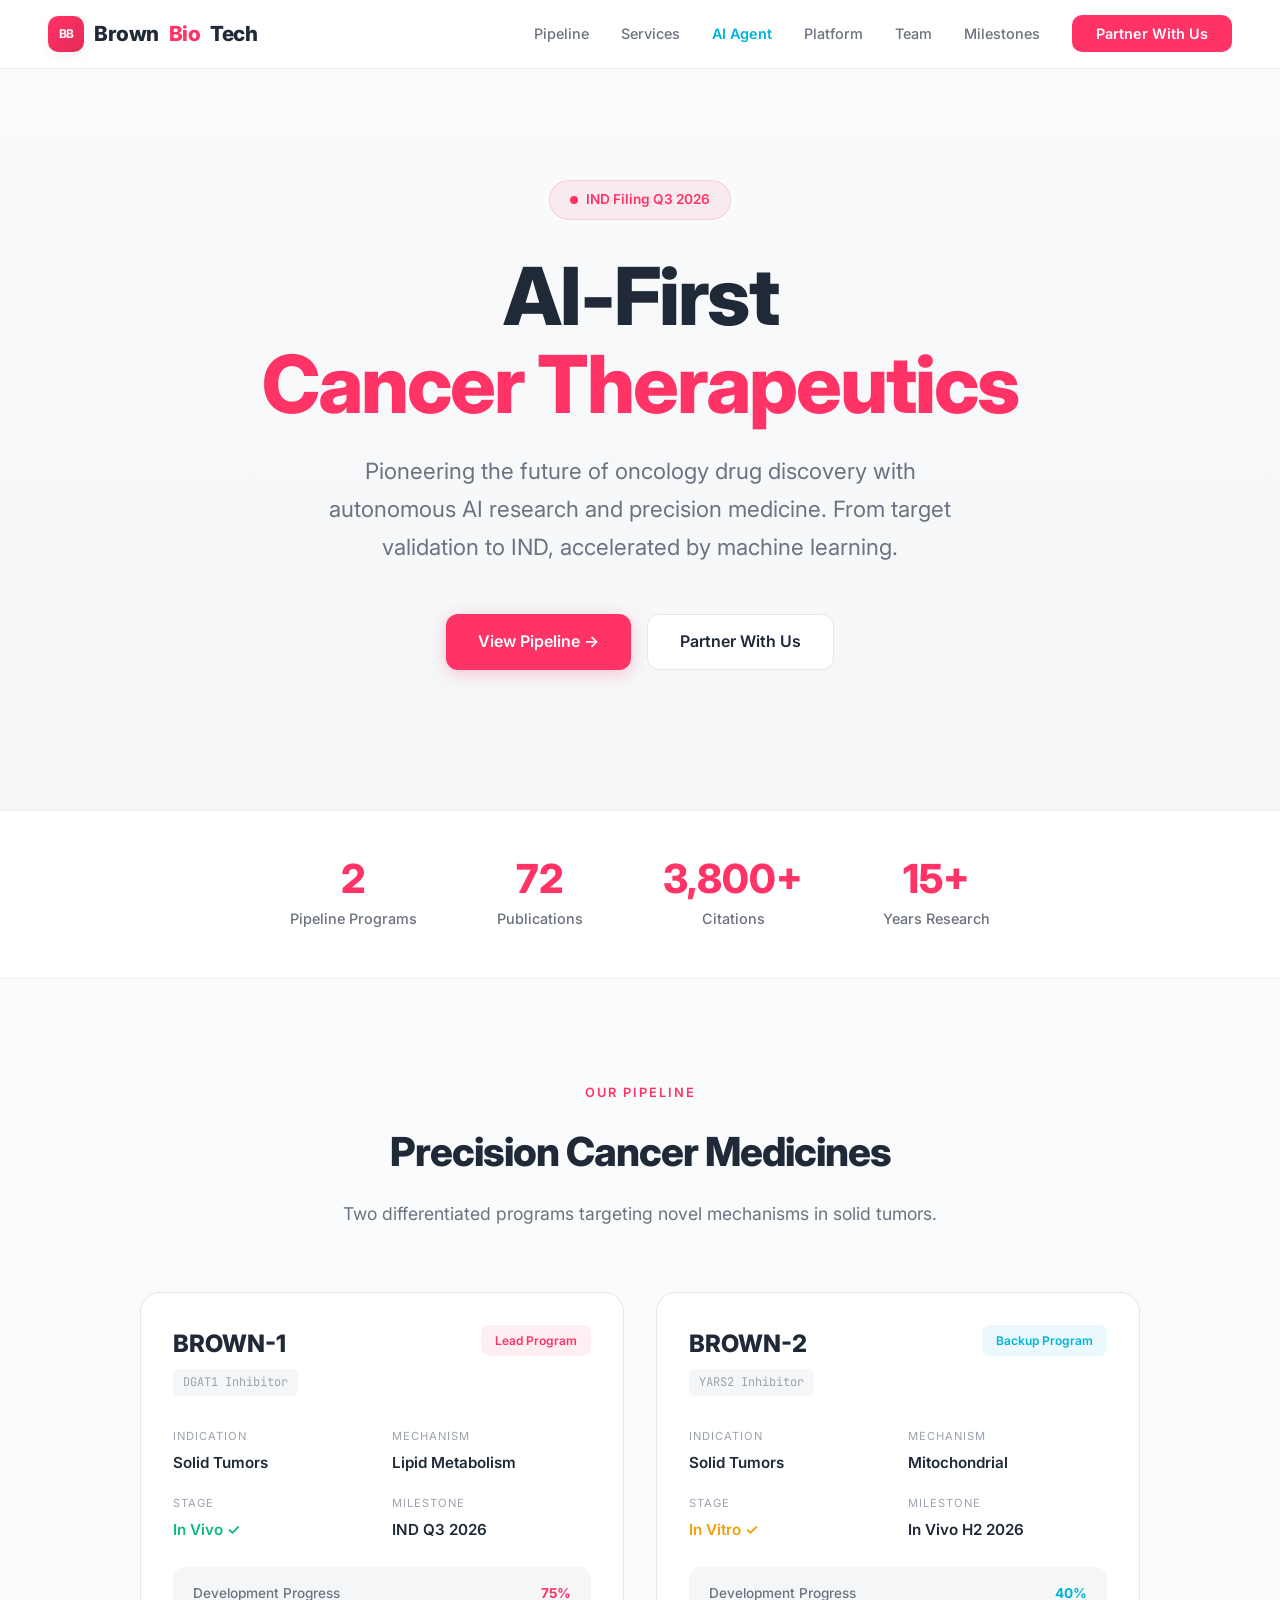
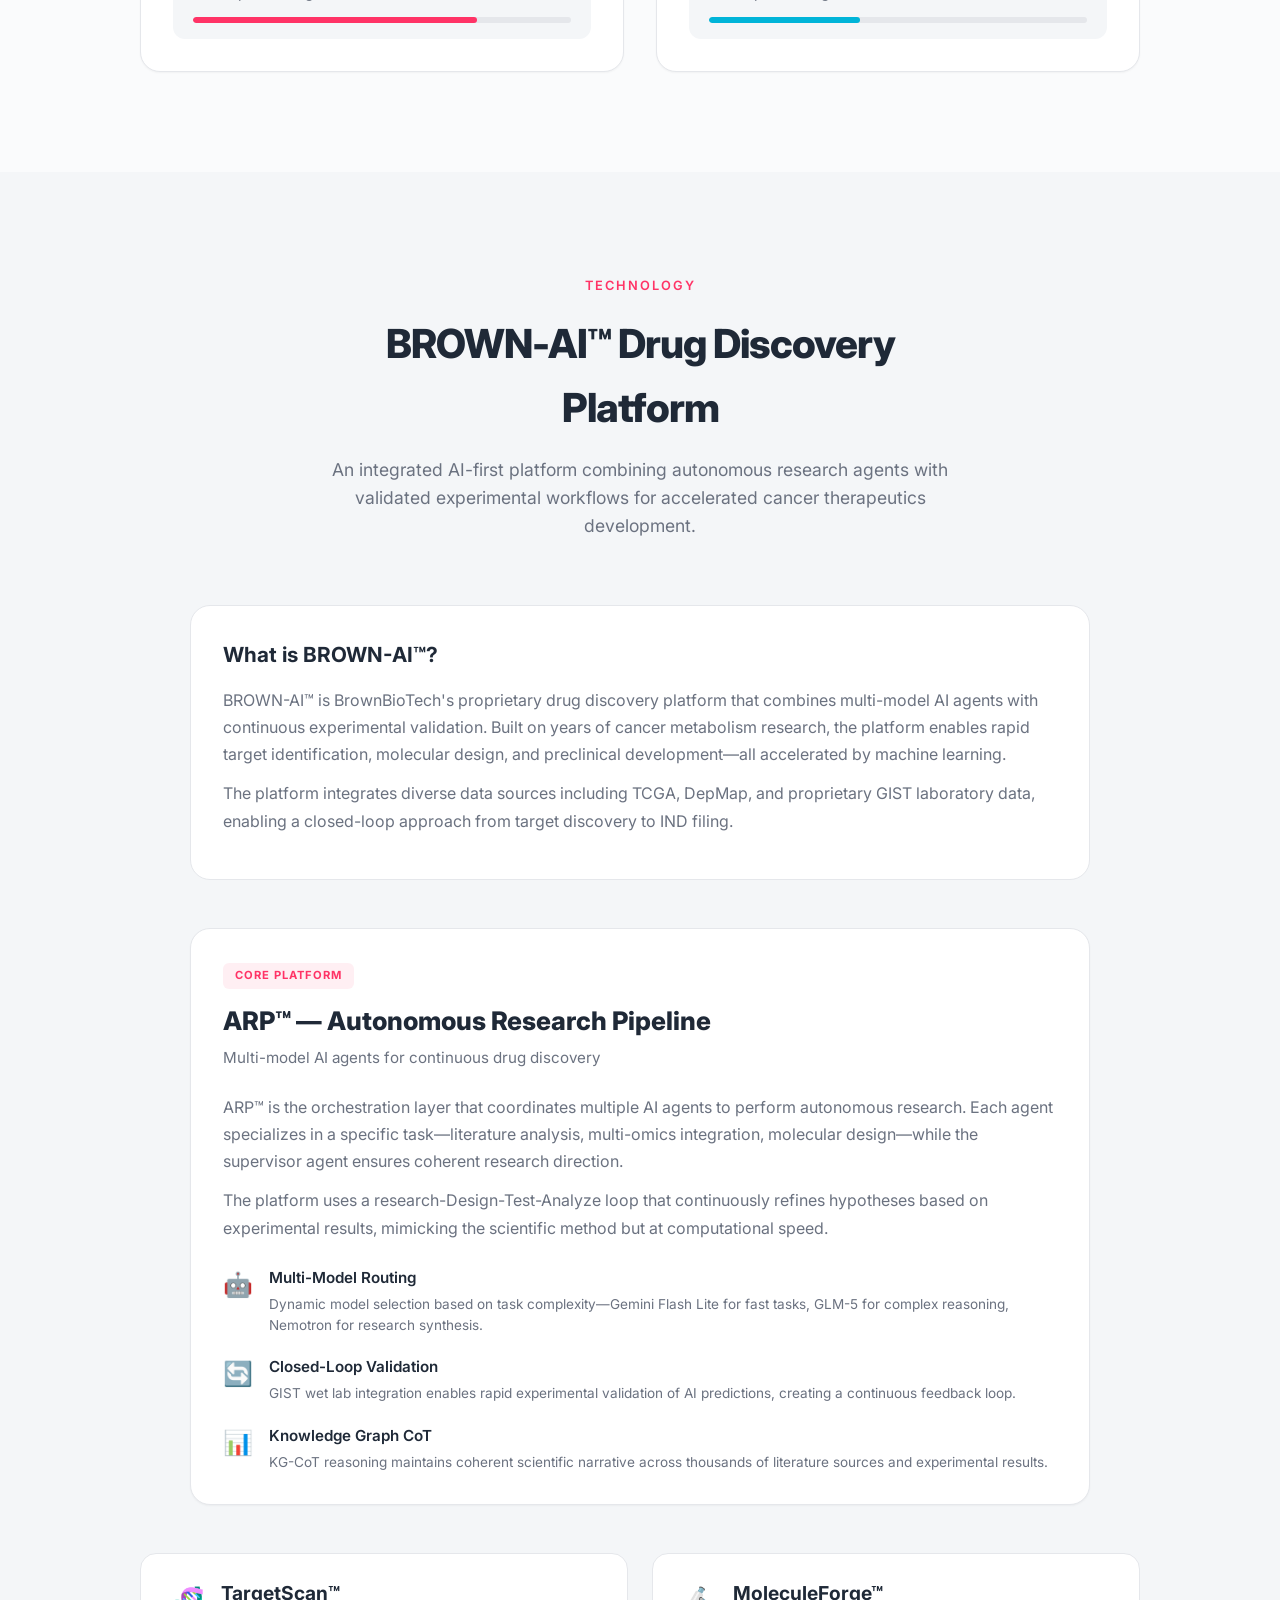
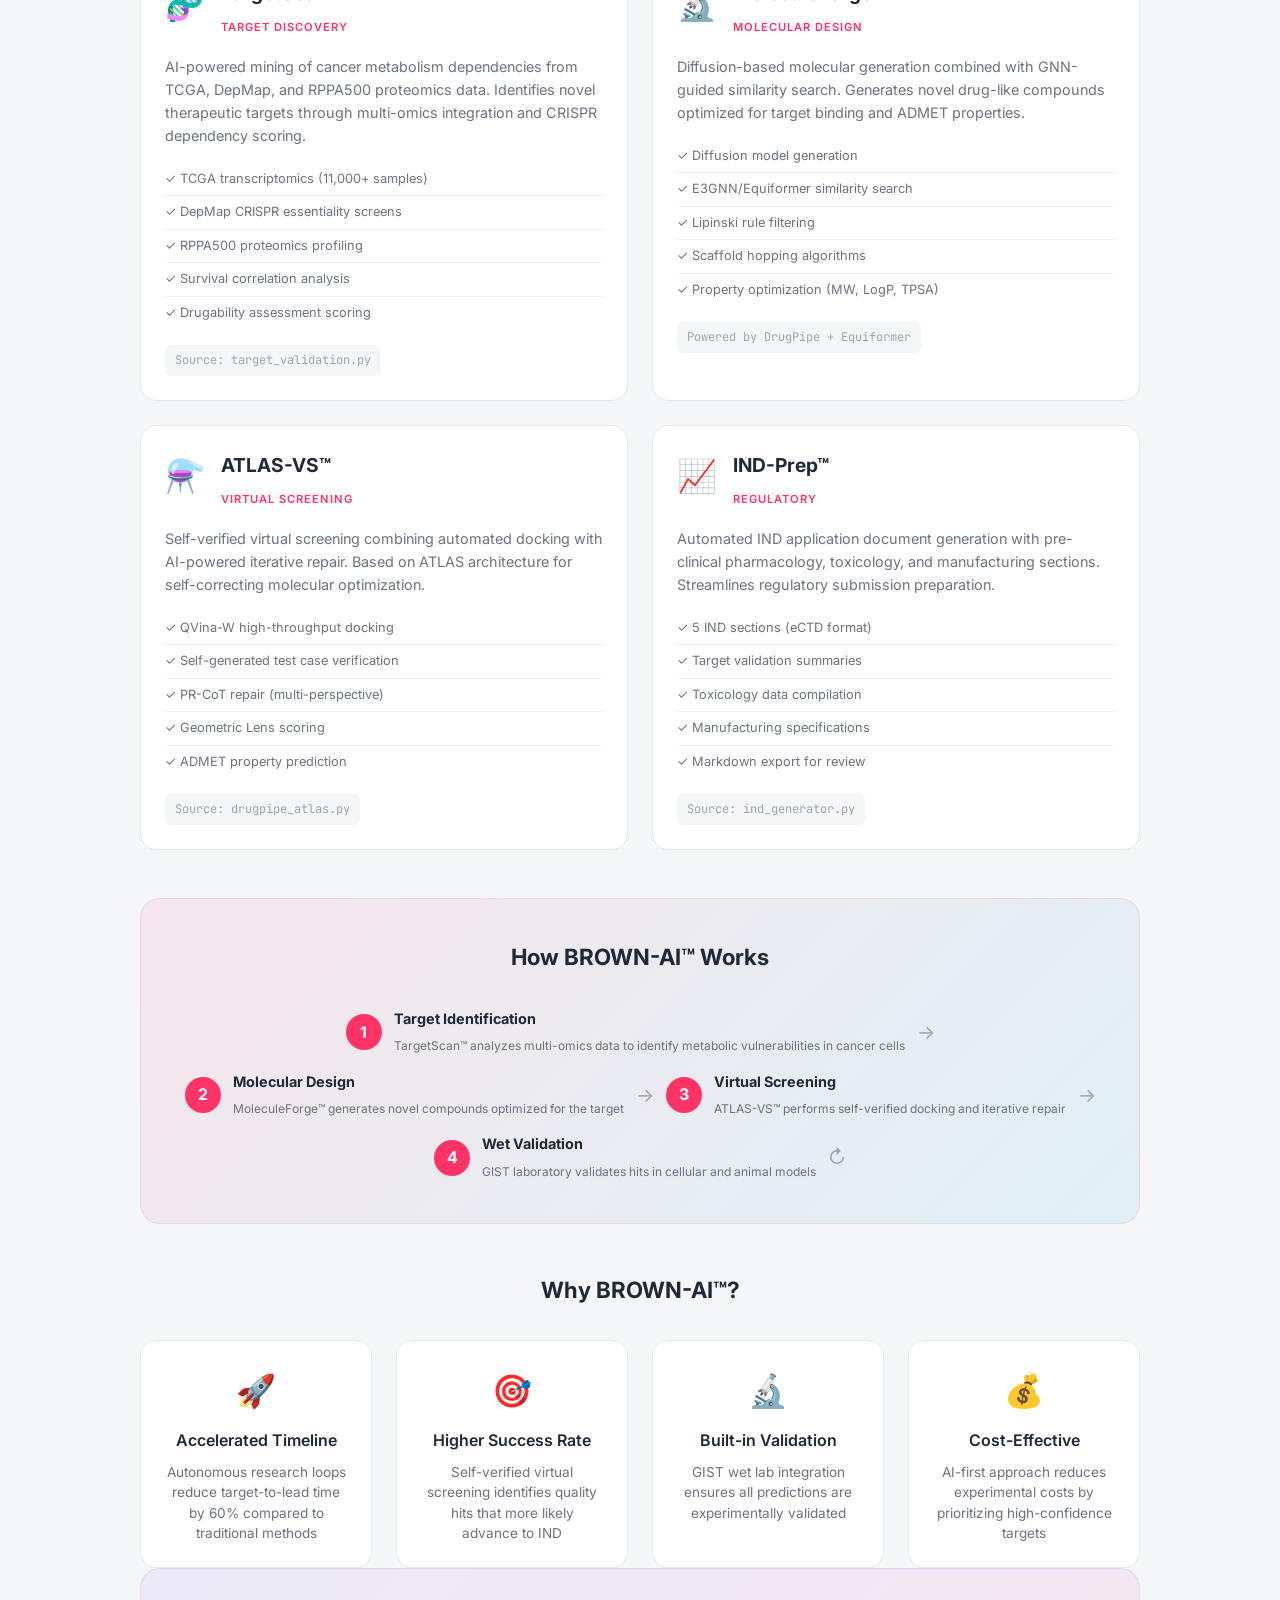
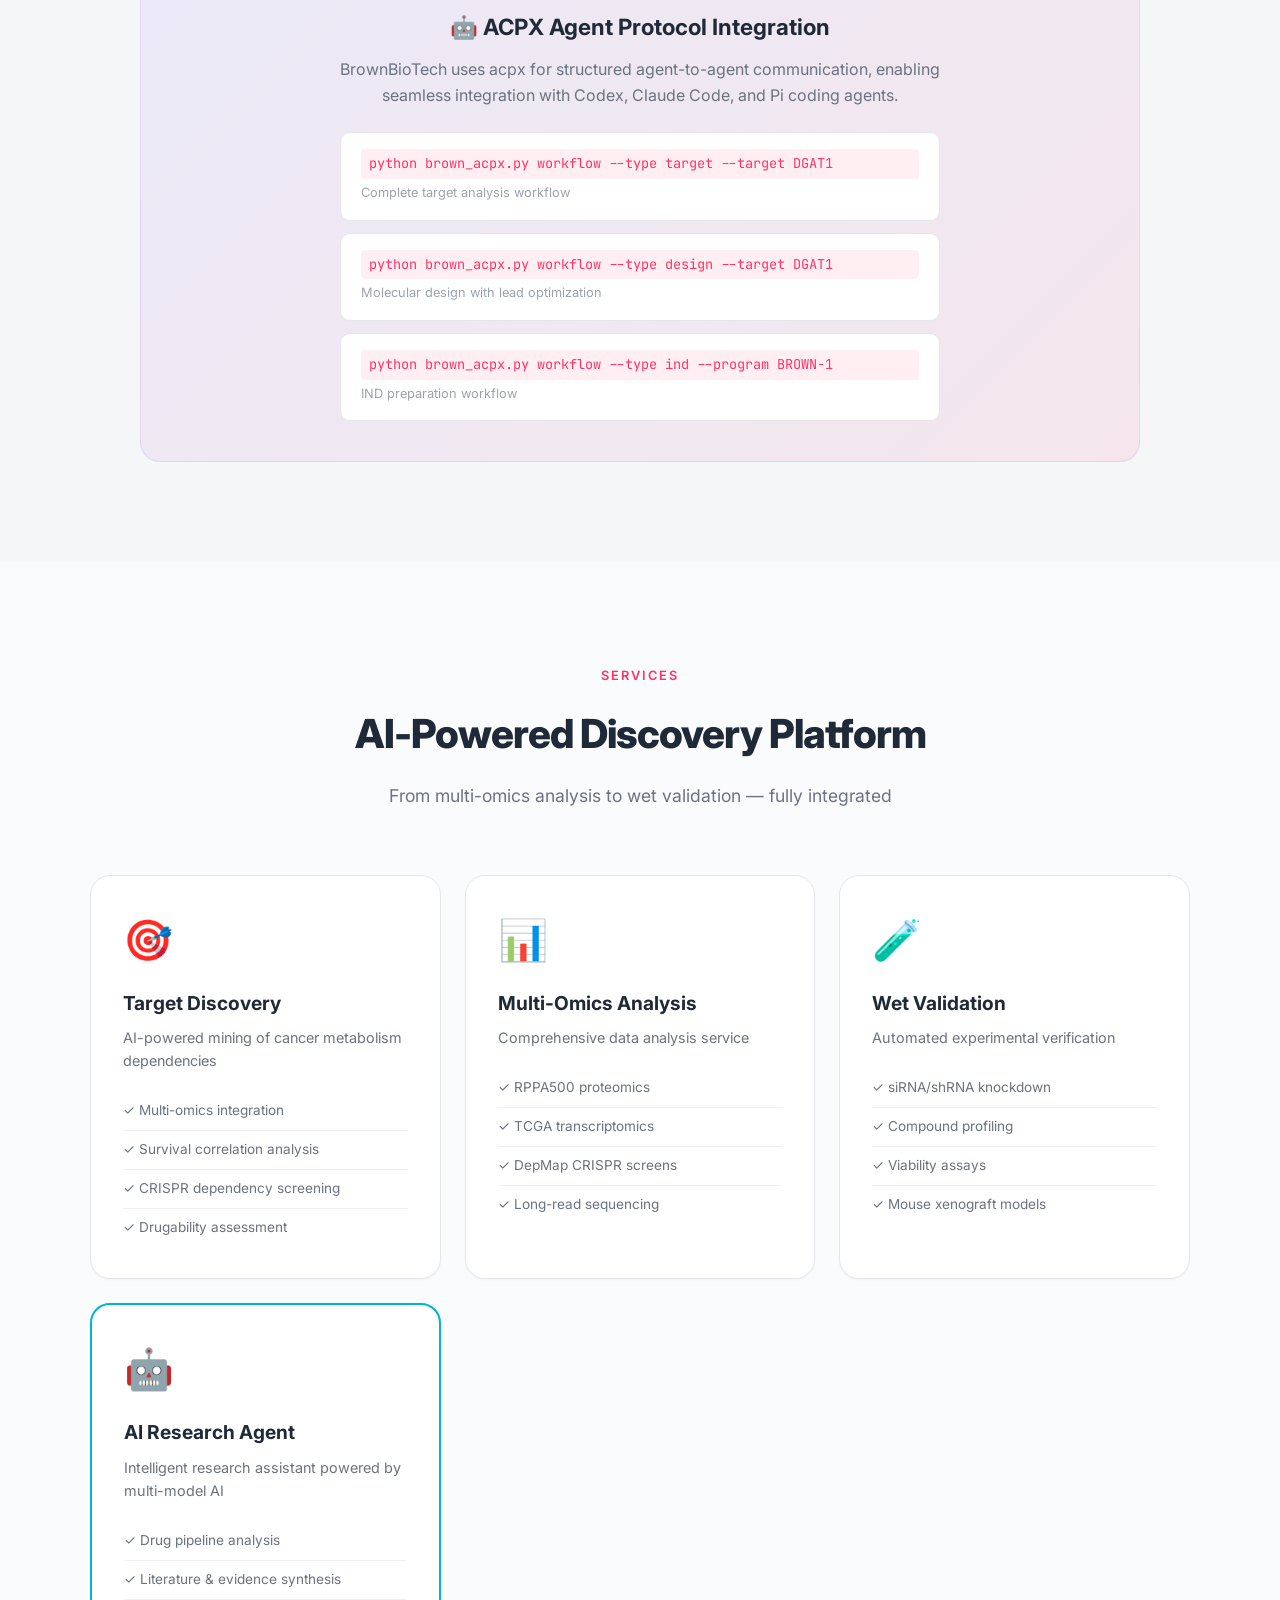
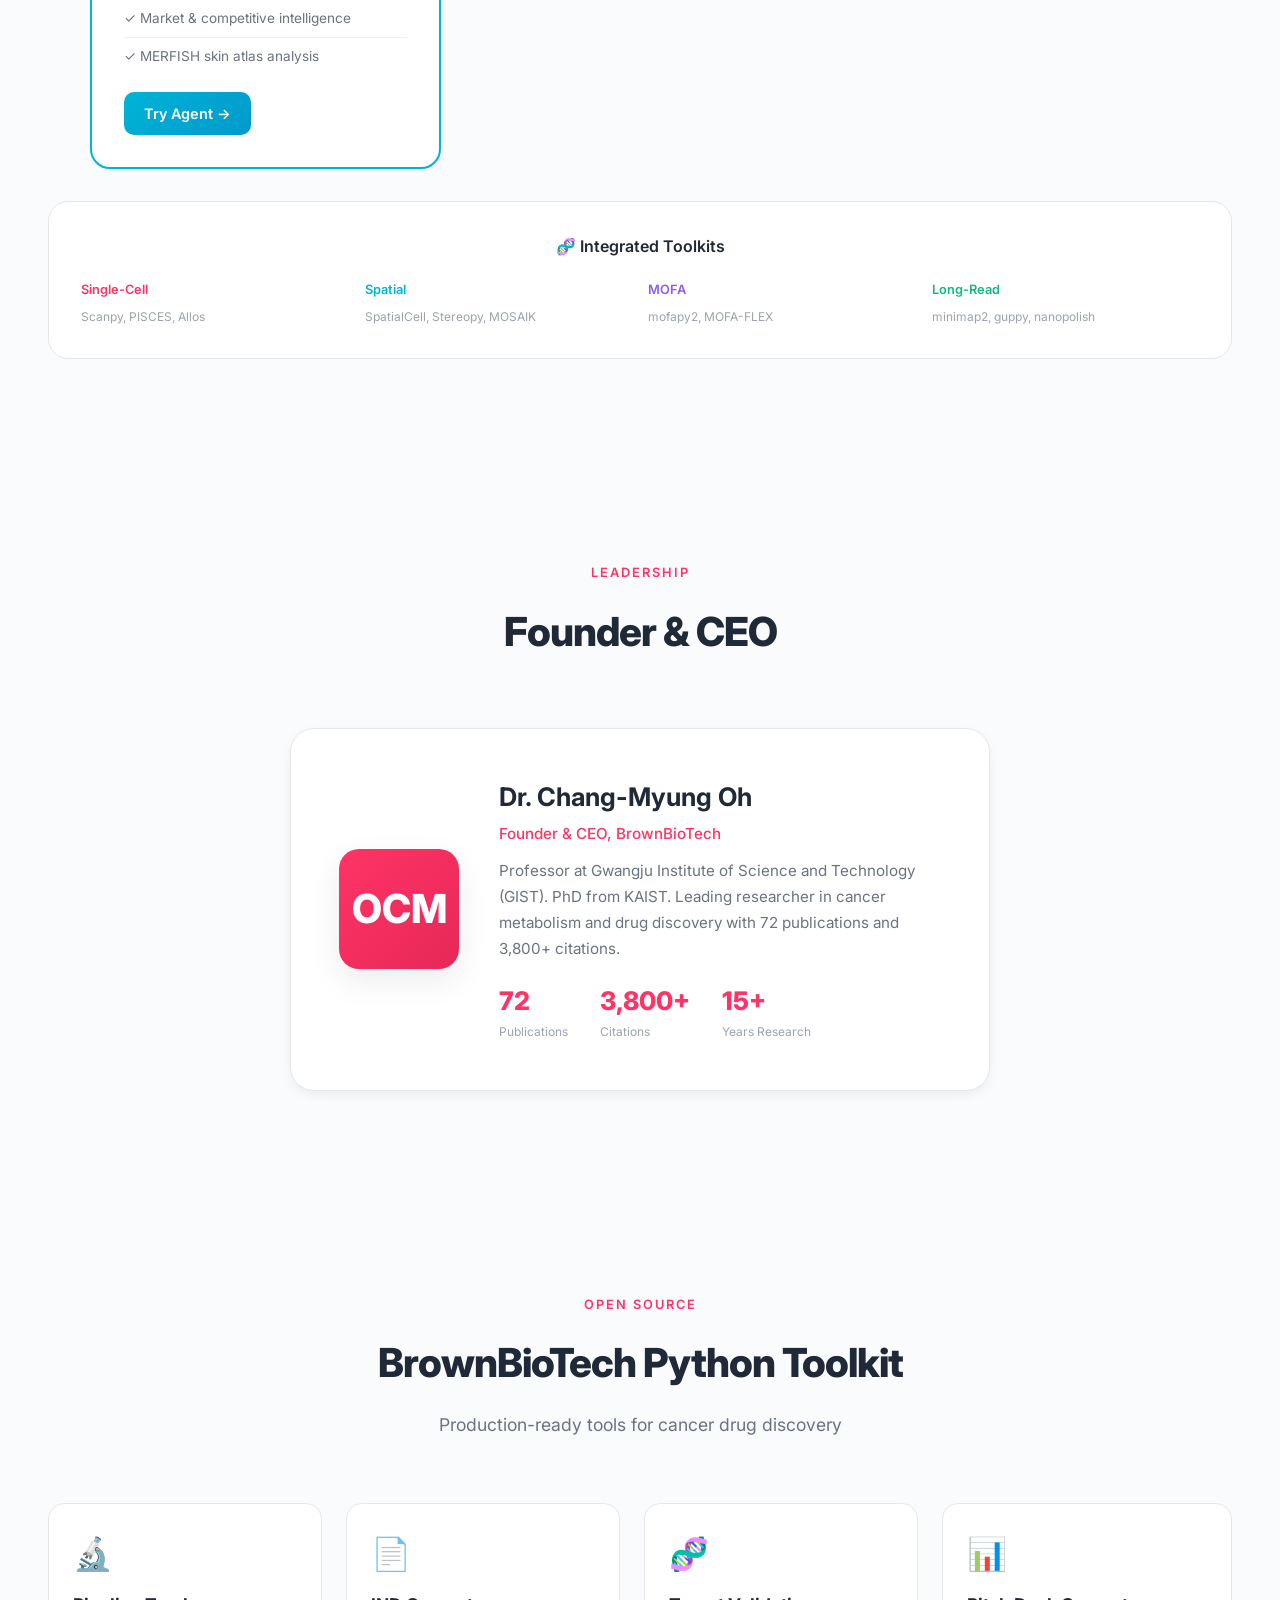
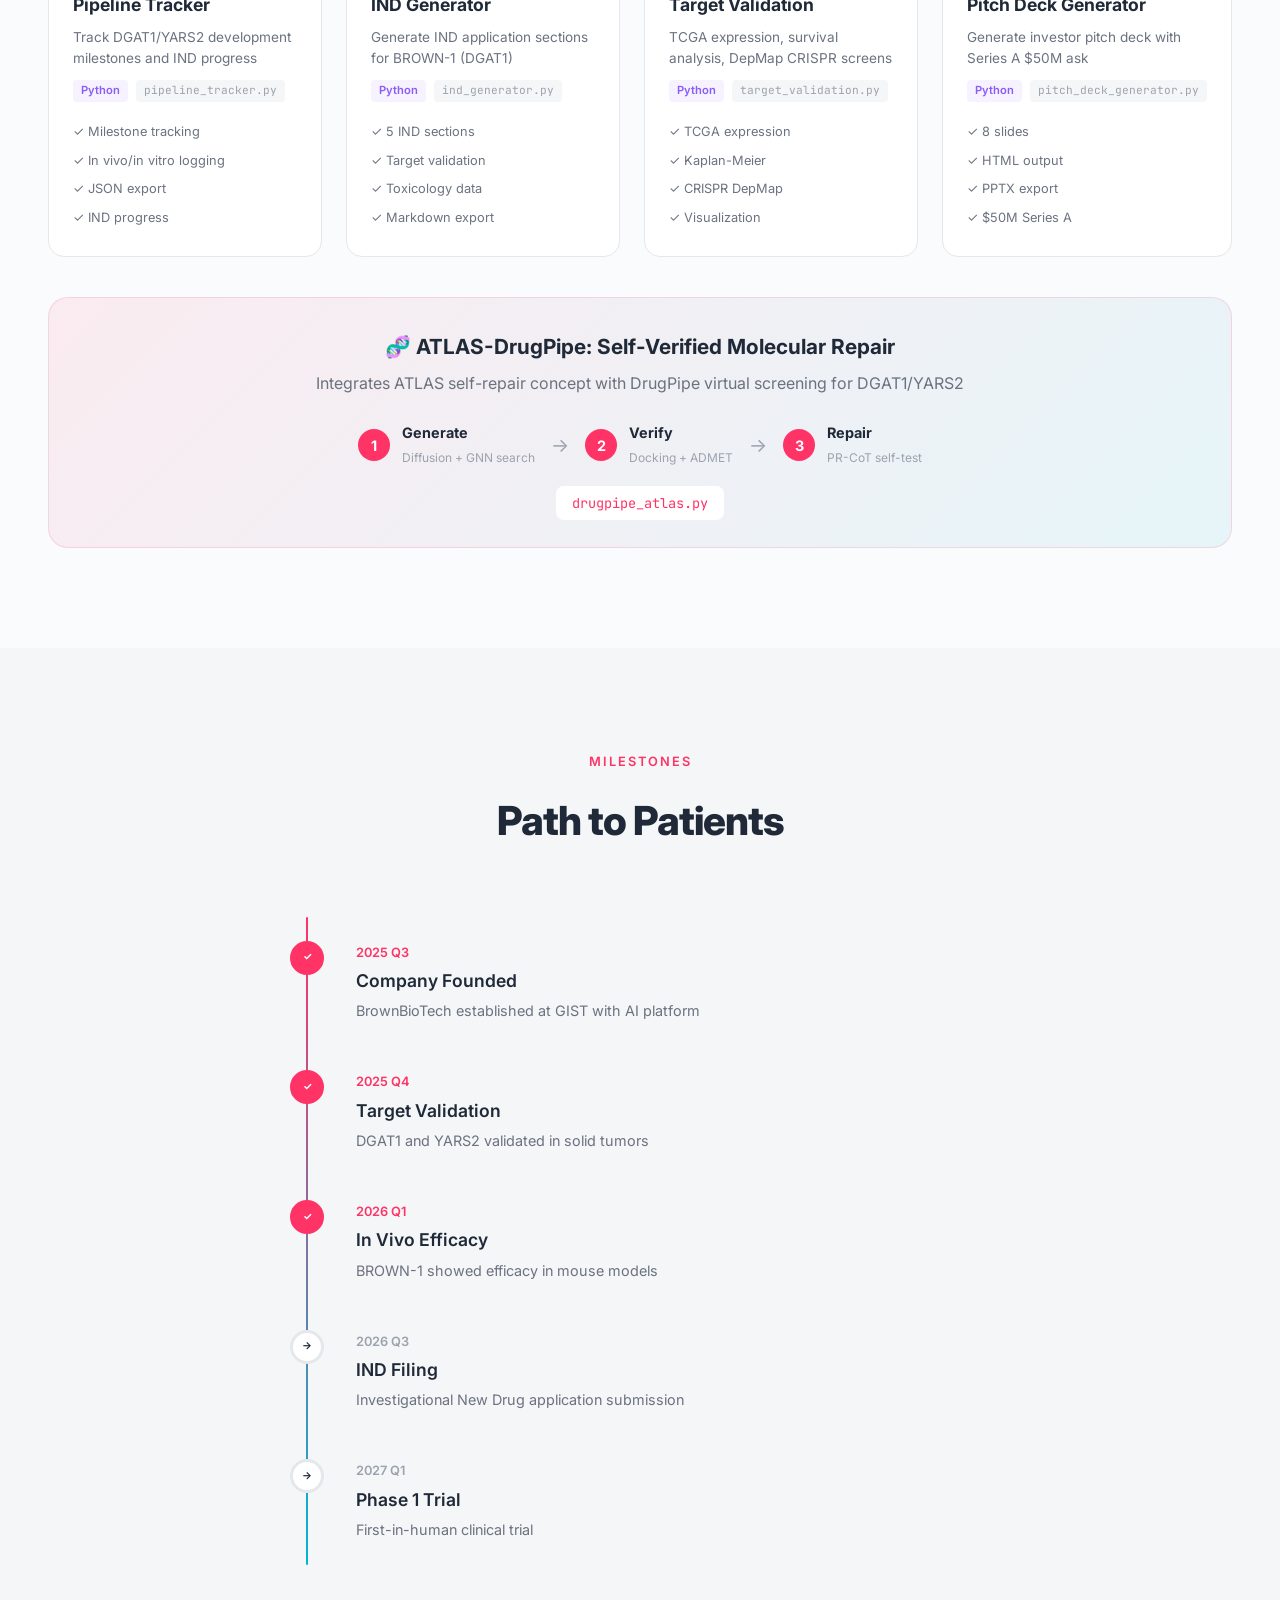
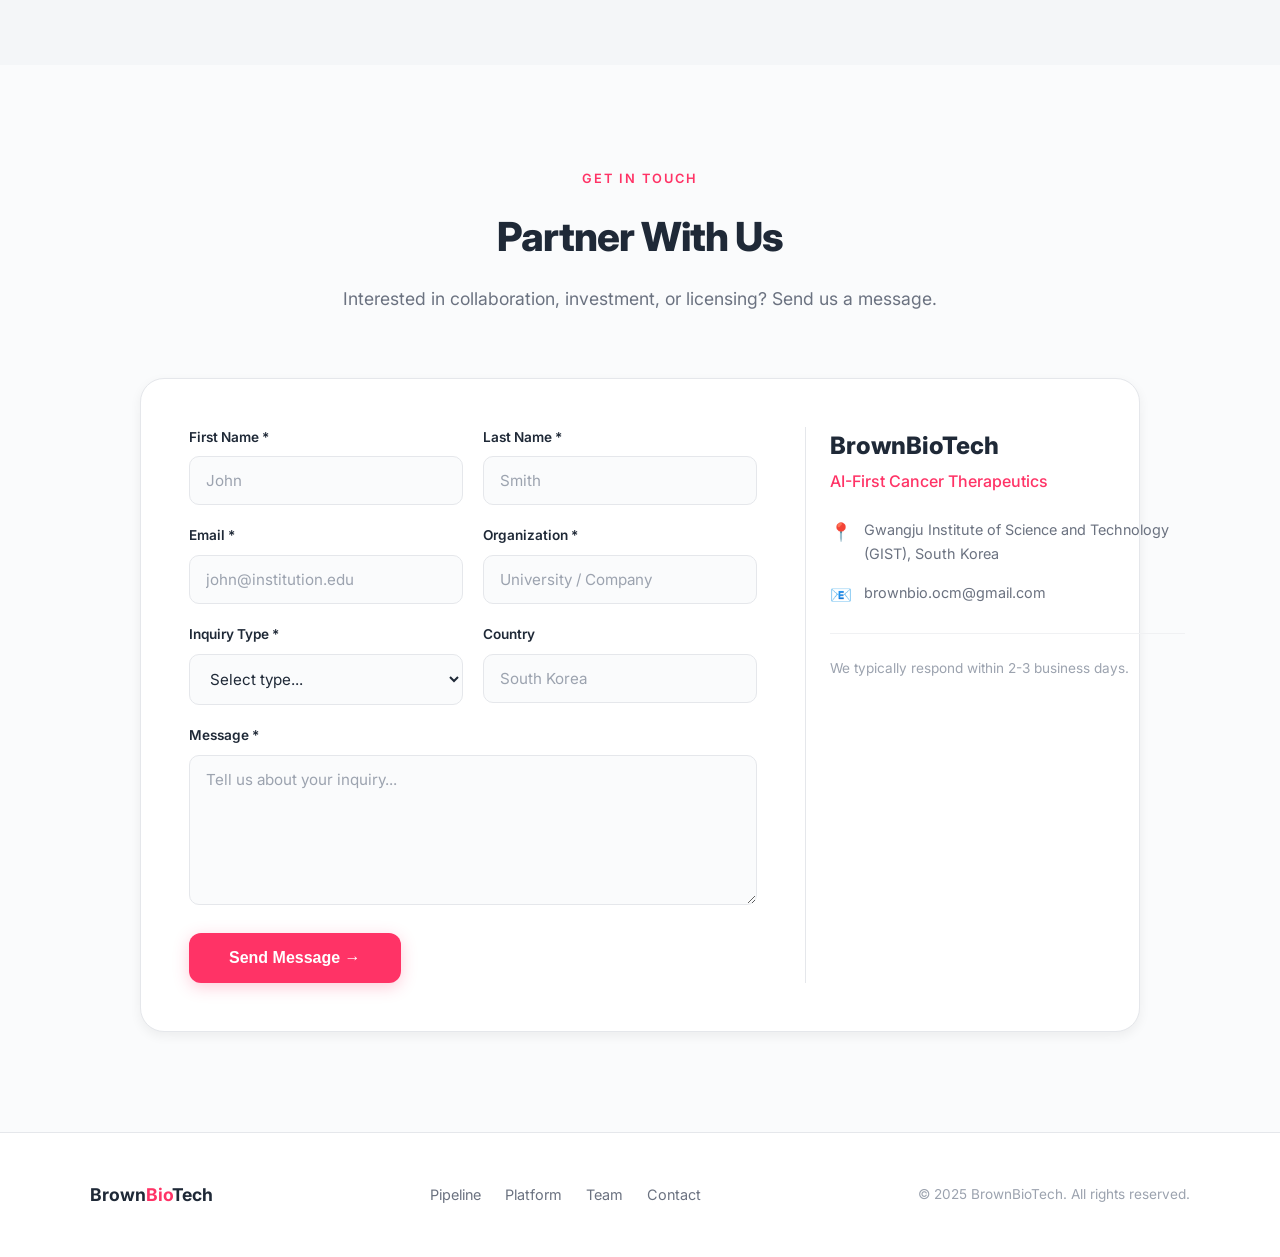
<file: index.html>
<!DOCTYPE html>
<html lang="en">
<head>
    <meta charset="UTF-8">
    <meta name="viewport" content="width=device-width, initial-scale=1.0">
    <title>BrownBioTech — AI-Driven Cancer Therapeutics</title>
    <meta name="description" content="BrownBioTech is pioneering AI-first drug discovery for cancer. BROWN-1 (DGAT1) has demonstrated in vivo efficacy. IND filing Q3 2026.">
    <link rel="preconnect" href="https://fonts.googleapis.com">
    <link rel="preconnect" href="https://fonts.gstatic.com" crossorigin>
    <link href="https://fonts.googleapis.com/css2?family=Inter:wght@300;400;500;600;700;800&family=JetBrains+Mono:wght@400;500&display=swap" rel="stylesheet">
    <style>
        :root {
            /* Light & Clean Palette */
            --bg: #FAFBFC;
            --bg-alt: #F4F6F8;
            --surface: #FFFFFF;
            --surface-hover: #F8F9FA;
            --border: #E5E7EB;
            --border-light: #F0F1F3;
            
            /* Brand Colors - Vibrant but Professional */
            --primary: #FF3366;
            --primary-light: rgba(255, 51, 102, 0.08);
            --primary-dark: #E62958;
            --cyan: #00B4D8;
            --cyan-light: rgba(0, 180, 216, 0.08);
            --purple: #8B5CF6;
            --purple-light: rgba(139, 92, 246, 0.08);
            --green: #10B981;
            --green-light: rgba(16, 185, 129, 0.08);
            --orange: #F59E0B;
            --orange-light: rgba(245, 158, 11, 0.08);
            
            /* Text - Dark but Soft */
            --text: #1F2937;
            --text-secondary: #6B7280;
            --text-muted: #9CA3AF;
            
            /* Shadows */
            --shadow-sm: 0 1px 2px rgba(0, 0, 0, 0.04);
            --shadow: 0 4px 12px rgba(0, 0, 0, 0.06);
            --shadow-lg: 0 12px 32px rgba(0, 0, 0, 0.08);
            --shadow-xl: 0 24px 48px rgba(0, 0, 0, 0.1);
        }

        * { margin: 0; padding: 0; box-sizing: border-box; }

        html { scroll-behavior: smooth; }

        body {
            font-family: 'Inter', -apple-system, BlinkMacSystemFont, sans-serif;
            background: var(--bg);
            color: var(--text);
            line-height: 1.6;
            overflow-x: hidden;
        }

        /* ─── Navigation ─── */
        nav {
            position: fixed;
            top: 0;
            left: 0;
            right: 0;
            z-index: 1000;
            padding: 16px 48px;
            display: flex;
            justify-content: space-between;
            align-items: center;
            background: rgba(255, 255, 255, 0.9);
            backdrop-filter: blur(20px);
            border-bottom: 1px solid var(--border-light);
            transition: all 0.3s ease;
        }

        .logo {
            font-size: 1.3rem;
            font-weight: 800;
            letter-spacing: -0.5px;
            display: flex;
            align-items: center;
            gap: 10px;
            color: var(--text);
            text-decoration: none;
        }

        .logo-icon {
            width: 36px;
            height: 36px;
            background: linear-gradient(135deg, var(--primary) 0%, var(--primary-dark) 100%);
            border-radius: 10px;
            display: flex;
            align-items: center;
            justify-content: center;
            font-size: 0.75rem;
            font-weight: 700;
            color: white;
            box-shadow: var(--shadow);
        }

        .logo span { color: var(--primary); }

        nav ul {
            display: flex;
            list-style: none;
            gap: 32px;
            align-items: center;
        }

        nav a {
            color: var(--text-secondary);
            text-decoration: none;
            font-size: 0.9rem;
            font-weight: 500;
            transition: color 0.2s ease;
        }

        nav a:hover { color: var(--text); }

        .nav-cta {
            background: var(--primary);
            color: white !important;
            padding: 10px 24px;
            border-radius: 10px;
            font-weight: 600;
            transition: all 0.2s ease !important;
        }

        .nav-cta:hover {
            background: var(--primary-dark);
            transform: translateY(-1px);
            box-shadow: var(--shadow);
        }

        /* ─── Hero Section ─── */
        .hero {
            min-height: 90vh;
            display: flex;
            flex-direction: column;
            justify-content: center;
            align-items: center;
            text-align: center;
            padding: 140px 40px 100px;
            background: linear-gradient(180deg, var(--bg) 0%, var(--bg-alt) 100%);
            position: relative;
        }

        .hero-badge {
            display: inline-flex;
            align-items: center;
            gap: 8px;
            background: var(--primary-light);
            border: 1px solid rgba(255, 51, 102, 0.15);
            padding: 8px 20px;
            border-radius: 50px;
            font-size: 0.85rem;
            font-weight: 600;
            color: var(--primary);
            margin-bottom: 32px;
        }

        .hero-badge::before {
            content: '';
            width: 8px;
            height: 8px;
            background: var(--primary);
            border-radius: 50%;
            animation: pulse 2s ease-in-out infinite;
        }

        @keyframes pulse {
            0%, 100% { opacity: 1; transform: scale(1); }
            50% { opacity: 0.5; transform: scale(1.2); }
        }

        .hero h1 {
            font-size: clamp(2.5rem, 8vw, 5rem);
            font-weight: 800;
            letter-spacing: -2px;
            line-height: 1.1;
            margin-bottom: 24px;
            color: var(--text);
        }

        .hero h1 .accent { color: var(--primary); }

        .hero-subtitle {
            font-size: clamp(1.1rem, 2.5vw, 1.4rem);
            color: var(--text-secondary);
            font-weight: 400;
            max-width: 640px;
            margin-bottom: 48px;
            line-height: 1.7;
        }

        .hero-cta {
            display: flex;
            gap: 16px;
            flex-wrap: wrap;
            justify-content: center;
        }

        .btn {
            padding: 14px 32px;
            border-radius: 12px;
            font-size: 1rem;
            font-weight: 600;
            text-decoration: none;
            transition: all 0.2s ease;
            cursor: pointer;
            border: none;
            display: inline-flex;
            align-items: center;
            gap: 8px;
        }

        .btn-primary {
            background: var(--primary);
            color: white;
            box-shadow: 0 4px 16px rgba(255, 51, 102, 0.25);
        }

        .btn-primary:hover {
            background: var(--primary-dark);
            transform: translateY(-2px);
            box-shadow: 0 8px 24px rgba(255, 51, 102, 0.3);
        }

        .btn-secondary {
            background: var(--surface);
            color: var(--text);
            border: 1px solid var(--border);
        }

        .btn-secondary:hover {
            background: var(--surface-hover);
            border-color: var(--text-muted);
        }

        /* ─── Stats Bar ─── */
        .stats-bar {
            display: flex;
            justify-content: center;
            gap: 80px;
            padding: 48px 40px;
            background: var(--surface);
            border-top: 1px solid var(--border-light);
            border-bottom: 1px solid var(--border-light);
        }

        .stat {
            text-align: center;
        }

        .stat-value {
            font-size: 2.5rem;
            font-weight: 800;
            color: var(--primary);
            line-height: 1;
            margin-bottom: 8px;
        }

        .stat-label {
            font-size: 0.9rem;
            color: var(--text-secondary);
            font-weight: 500;
        }

        /* ─── Sections ─── */
        .section {
            padding: 100px 48px;
            position: relative;
        }

        .section-alt {
            background: var(--bg-alt);
        }

        .section-header {
            text-align: center;
            max-width: 640px;
            margin: 0 auto 64px;
        }

        .section-label {
            display: inline-block;
            font-size: 0.8rem;
            font-weight: 600;
            color: var(--primary);
            text-transform: uppercase;
            letter-spacing: 2px;
            margin-bottom: 16px;
        }

        .section-title {
            font-size: clamp(1.5rem, 4vw, 2.5rem);
            font-weight: 800;
            letter-spacing: -1px;
            margin-bottom: 16px;
            color: var(--text);
            overflow-wrap: break-word;
            word-wrap: break-word;
        }

        .section-desc {
            font-size: 1.1rem;
            color: var(--text-secondary);
        }

        /* ─── Pipeline ─── */
        .pipeline-grid {
            display: grid;
            grid-template-columns: repeat(auto-fit, minmax(380px, 1fr));
            gap: 32px;
            max-width: 1000px;
            margin: 0 auto;
        }

        .pipeline-card {
            background: var(--surface);
            border: 1px solid var(--border);
            border-radius: 20px;
            padding: 32px;
            position: relative;
            transition: all 0.3s ease;
            box-shadow: var(--shadow-sm);
        }

        .pipeline-card:hover {
            transform: translateY(-4px);
            box-shadow: var(--shadow-lg);
            border-color: var(--primary-light);
        }

        .pipeline-card.brown-2:hover {
            border-color: var(--cyan);
        }

        .pipeline-header {
            display: flex;
            justify-content: space-between;
            align-items: flex-start;
            margin-bottom: 24px;
        }

        .pipeline-name {
            font-size: 1.5rem;
            font-weight: 800;
            color: var(--text);
            margin-bottom: 6px;
            overflow-wrap: break-word;
            word-wrap: break-word;
        }

        .pipeline-target {
            font-family: 'JetBrains Mono', monospace;
            font-size: 0.75rem;
            color: var(--text-muted);
            background: var(--bg-alt);
            padding: 4px 10px;
            border-radius: 6px;
            display: inline-block;
            white-space: nowrap;
            overflow: hidden;
            text-overflow: ellipsis;
            max-width: 100%;
        }

        .pipeline-status {
            padding: 6px 14px;
            border-radius: 8px;
            font-size: 0.75rem;
            font-weight: 600;
        }

        .status-lead {
            background: var(--primary-light);
            color: var(--primary);
        }

        .status-backup {
            background: var(--cyan-light);
            color: var(--cyan);
        }

        .pipeline-meta {
            display: grid;
            grid-template-columns: 1fr 1fr;
            gap: 20px;
            margin-bottom: 24px;
        }

        .pipeline-meta-item label {
            display: block;
            font-size: 0.7rem;
            color: var(--text-muted);
            text-transform: uppercase;
            letter-spacing: 1px;
            margin-bottom: 4px;
        }

        .pipeline-meta-item span {
            font-size: 0.95rem;
            font-weight: 600;
            color: var(--text);
        }

        .pipeline-progress {
            background: var(--bg-alt);
            border-radius: 12px;
            padding: 16px 20px;
        }

        .progress-header {
            display: flex;
            justify-content: space-between;
            margin-bottom: 12px;
        }

        .progress-label {
            font-size: 0.85rem;
            font-weight: 500;
            color: var(--text-secondary);
        }

        .progress-pct {
            font-size: 0.85rem;
            color: var(--primary);
            font-weight: 700;
        }

        .pipeline-card.brown-2 .progress-pct { color: var(--cyan); }

        .progress-bar {
            height: 6px;
            background: var(--border);
            border-radius: 3px;
            overflow: hidden;
        }

        .progress-fill {
            height: 100%;
            background: var(--primary);
            border-radius: 3px;
            transition: width 1s ease;
        }

        .pipeline-card.brown-2 .progress-fill { background: var(--cyan); }

        /* ─── Platform ─── */
        .platform-visual {
            max-width: 900px;
            margin: 0 auto;
            background: var(--surface);
            border: 1px solid var(--border);
            border-radius: 24px;
            padding: 48px;
            box-shadow: var(--shadow);
        }

        .platform-loop {
            display: flex;
            justify-content: space-between;
            align-items: center;
            flex-wrap: wrap;
            gap: 16px;
        }

        .loop-step {
            text-align: center;
            flex: 1;
            min-width: 100px;
        }

        .loop-icon {
            width: 72px;
            height: 72px;
            margin: 0 auto 12px;
            background: var(--primary-light);
            border: 1px solid rgba(255, 51, 102, 0.15);
            border-radius: 18px;
            display: flex;
            align-items: center;
            justify-content: center;
            font-size: 1.8rem;
            transition: all 0.3s ease;
        }

        .loop-step:hover .loop-icon {
            transform: translateY(-4px);
            box-shadow: var(--shadow);
        }

        .loop-step:nth-child(2) .loop-icon { background: var(--cyan-light); border-color: rgba(0, 180, 216, 0.15); }
        .loop-step:nth-child(4) .loop-icon { background: var(--purple-light); border-color: rgba(139, 92, 246, 0.15); }
        .loop-step:nth-child(6) .loop-icon { background: var(--green-light); border-color: rgba(16, 185, 129, 0.15); }

        .loop-label {
            font-size: 0.9rem;
            font-weight: 600;
            color: var(--text);
            margin-bottom: 4px;
        }

        .loop-desc {
            font-size: 0.75rem;
            color: var(--text-muted);
        }

        .loop-arrow {
            font-size: 1.5rem;
            color: var(--text-muted);
            flex-shrink: 0;
        }

        /* ─── Technology Overview ─── */
        .tech-overview {
            max-width: 900px;
            margin: 0 auto 48px;
            background: var(--surface);
            border: 1px solid var(--border);
            border-radius: 20px;
            padding: 32px;
        }

        .tech-intro h3 {
            font-size: 1.3rem;
            font-weight: 700;
            margin-bottom: 16px;
            color: var(--text);
        }

        .tech-intro p {
            color: var(--text-secondary);
            margin-bottom: 12px;
            line-height: 1.7;
        }

        /* ─── Tech Components ─── */
        .tech-components {
            max-width: 900px;
            margin: 0 auto 48px;
        }

        .tech-component {
            background: var(--surface);
            border: 1px solid var(--border);
            border-radius: 20px;
            padding: 32px;
            box-shadow: var(--shadow-sm);
        }

        .tech-component-header {
            margin-bottom: 24px;
        }

        .tech-badge {
            display: inline-block;
            background: var(--primary-light);
            color: var(--primary);
            padding: 4px 12px;
            border-radius: 6px;
            font-size: 0.7rem;
            font-weight: 700;
            text-transform: uppercase;
            letter-spacing: 1px;
            margin-bottom: 12px;
        }

        .tech-component-header h3 {
            font-size: 1.6rem;
            font-weight: 800;
            color: var(--text);
            margin-bottom: 4px;
        }

        .tech-tagline {
            color: var(--text-secondary);
            font-size: 0.95rem;
        }

        .tech-description {
            margin-bottom: 24px;
        }

        .tech-description p {
            color: var(--text-secondary);
            line-height: 1.7;
            margin-bottom: 12px;
        }

        .tech-features {
            display: flex;
            flex-direction: column;
            gap: 20px;
        }

        .tech-feature {
            display: flex;
            gap: 16px;
            align-items: flex-start;
        }

        .tech-feature-icon {
            font-size: 1.5rem;
            flex-shrink: 0;
        }

        .tech-feature strong {
            display: block;
            font-size: 0.95rem;
            font-weight: 600;
            color: var(--text);
            margin-bottom: 4px;
        }

        .tech-feature p {
            font-size: 0.85rem;
            color: var(--text-secondary);
            line-height: 1.5;
        }

        /* ─── Tech Tools Grid ─── */
        .tech-tools-grid {
            display: grid;
            grid-template-columns: repeat(2, 1fr);
            gap: 24px;
            max-width: 1000px;
            margin: 0 auto 48px;
        }

        .tech-tool-card {
            background: var(--surface);
            border: 1px solid var(--border);
            border-radius: 16px;
            padding: 24px;
            transition: all 0.3s ease;
        }

        .tech-tool-card:hover {
            transform: translateY(-4px);
            box-shadow: var(--shadow-lg);
            border-color: var(--primary-light);
        }

        .tech-tool-header {
            display: flex;
            gap: 16px;
            align-items: flex-start;
            margin-bottom: 16px;
        }

        .tech-tool-icon {
            font-size: 2rem;
            flex-shrink: 0;
        }

        .tech-tool-header h4 {
            font-size: 1.2rem;
            font-weight: 700;
            color: var(--text);
            margin-bottom: 4px;
        }

        .tech-tool-category {
            display: inline-block;
            font-size: 0.7rem;
            color: var(--primary);
            font-weight: 600;
            text-transform: uppercase;
            letter-spacing: 1px;
        }

        .tech-tool-desc {
            font-size: 0.9rem;
            color: var(--text-secondary);
            line-height: 1.6;
            margin-bottom: 16px;
            overflow-wrap: break-word;
            word-wrap: break-word;
        }

        .tech-tool-features {
            list-style: none;
            margin-bottom: 16px;
        }

        .tech-tool-features li {
            font-size: 0.8rem;
            color: var(--text-secondary);
            padding: 6px 0;
            border-bottom: 1px solid var(--border-light);
        }

        .tech-tool-features li:last-child {
            border-bottom: none;
        }

        .tech-tool-meta {
            font-size: 0.75rem;
            color: var(--text-muted);
            font-family: 'JetBrains Mono', monospace;
            background: var(--bg-alt);
            padding: 6px 10px;
            border-radius: 6px;
            display: inline-block;
        }

        /* ─── Tech Pipeline ─── */
        .tech-pipeline {
            max-width: 1000px;
            margin: 0 auto 48px;
            background: linear-gradient(135deg, var(--primary-light) 0%, var(--cyan-light) 100%);
            border: 1px solid rgba(255, 51, 102, 0.1);
            border-radius: 20px;
            padding: 40px;
            text-align: center;
        }

        .tech-pipeline h3 {
            font-size: 1.4rem;
            font-weight: 700;
            margin-bottom: 32px;
            color: var(--text);
        }

        .tech-pipeline-flow {
            display: flex;
            justify-content: center;
            align-items: center;
            gap: 12px;
            flex-wrap: wrap;
        }

        .tech-pipeline-step {
            display: flex;
            align-items: center;
            gap: 12px;
        }

        .tech-pipeline-num {
            width: 36px;
            height: 36px;
            background: var(--primary);
            color: white;
            border-radius: 50%;
            display: flex;
            align-items: center;
            justify-content: center;
            font-weight: 700;
            font-size: 1rem;
        }

        .tech-pipeline-content {
            text-align: left;
        }

        .tech-pipeline-content strong {
            display: block;
            font-size: 0.9rem;
            color: var(--text);
            margin-bottom: 2px;
            overflow-wrap: break-word;
            word-wrap: break-word;
            max-width: 100%;
        }

        .tech-pipeline-content span {
            font-size: 0.75rem;
            color: var(--text-secondary);
            overflow-wrap: break-word;
            word-wrap: break-word;
            max-width: 100%;
        }

        .tech-pipeline-arrow {
            color: var(--text-muted);
            font-size: 1.2rem;
        }

        /* ─── Tech Advantages ─── */
        .tech-advantages {
            max-width: 1000px;
            margin: 0 auto;
            text-align: center;
        }

        .tech-advantages h3 {
            font-size: 1.4rem;
            font-weight: 700;
            margin-bottom: 32px;
            color: var(--text);
        }

        .tech-adv-grid {
            display: grid;
            grid-template-columns: repeat(4, 1fr);
            gap: 24px;
        }

        .tech-adv {
            background: var(--surface);
            border: 1px solid var(--border);
            border-radius: 16px;
            padding: 24px;
            text-align: center;
        }

        .tech-adv-icon {
            font-size: 2rem;
            margin-bottom: 12px;
            display: block;
        }

        .tech-adv h4 {
            font-size: 1rem;
            font-weight: 600;
            color: var(--text);
            margin-bottom: 8px;
        }

        .tech-adv p {
            font-size: 0.85rem;
            color: var(--text-secondary);
            line-height: 1.5;
        }

        /* ─── acpx Section ─── */
        .acpx-section {
            max-width: 1000px;
            margin: 0 auto;
            background: linear-gradient(135deg, var(--purple-light) 0%, var(--primary-light) 100%);
            border: 1px solid rgba(139, 92, 246, 0.15);
            border-radius: 20px;
            padding: 40px;
            text-align: center;
        }

        .acpx-section h3 {
            font-size: 1.4rem;
            font-weight: 700;
            margin-bottom: 12px;
            color: var(--text);
        }

        .acpx-section > p {
            color: var(--text-secondary);
            margin-bottom: 24px;
            max-width: 600px;
            margin-left: auto;
            margin-right: auto;
        }

        .acpx-commands {
            display: flex;
            flex-direction: column;
            gap: 12px;
            max-width: 600px;
            margin: 0 auto;
        }

        .acpx-cmd {
            background: var(--surface);
            border: 1px solid var(--border);
            border-radius: 10px;
            padding: 16px 20px;
            text-align: left;
            display: flex;
            flex-direction: column;
            gap: 4px;
        }

        .acpx-cmd code {
            font-family: 'JetBrains Mono', monospace;
            font-size: 0.85rem;
            color: var(--primary);
            background: var(--primary-light);
            padding: 4px 8px;
            border-radius: 4px;
        }

        .acpx-cmd span {
            font-size: 0.8rem;
            color: var(--text-muted);
        }

        /* ─── Team ─── */
        .team-card {
            max-width: 700px;
            margin: 0 auto;
            background: var(--surface);
            border: 1px solid var(--border);
            border-radius: 24px;
            padding: 48px;
            display: flex;
            gap: 40px;
            align-items: center;
            box-shadow: var(--shadow);
        }

        .team-avatar {
            width: 120px;
            height: 120px;
            border-radius: 20px;
            background: linear-gradient(135deg, var(--primary) 0%, var(--primary-dark) 100%);
            display: flex;
            align-items: center;
            justify-content: center;
            font-size: 2.5rem;
            font-weight: 800;
            color: white;
            flex-shrink: 0;
            box-shadow: var(--shadow-lg);
        }

        .team-info h3 {
            font-size: 1.6rem;
            font-weight: 700;
            margin-bottom: 4px;
            color: var(--text);
        }

        .team-title {
            color: var(--primary);
            font-weight: 500;
            font-size: 0.95rem;
            margin-bottom: 12px;
        }

        .team-bio {
            color: var(--text-secondary);
            margin-bottom: 20px;
            line-height: 1.7;
            font-size: 0.95rem;
        }

        .team-stats {
            display: flex;
            gap: 32px;
        }

        .team-stat-value {
            font-size: 1.6rem;
            font-weight: 800;
            color: var(--primary);
        }

        .team-stat-label {
            font-size: 0.75rem;
            color: var(--text-muted);
        }

        /* ─── Timeline ─── */
        .timeline {
            max-width: 700px;
            margin: 0 auto;
            position: relative;
        }

        .timeline::before {
            content: '';
            position: absolute;
            left: 16px;
            top: 0;
            bottom: 0;
            width: 2px;
            background: linear-gradient(180deg, var(--primary) 0%, var(--cyan) 100%);
            border-radius: 1px;
        }

        .timeline-item {
            display: flex;
            gap: 32px;
            padding: 24px 0;
            position: relative;
        }

        .timeline-marker {
            width: 34px;
            height: 34px;
            border-radius: 50%;
            background: var(--surface);
            border: 3px solid var(--primary);
            flex-shrink: 0;
            display: flex;
            align-items: center;
            justify-content: center;
            font-size: 0.65rem;
            font-weight: 700;
            z-index: 1;
        }

        .timeline-item.done .timeline-marker {
            background: var(--primary);
            color: white;
        }

        .timeline-item.future .timeline-marker {
            border-color: var(--border);
        }

        .timeline-content {
            flex: 1;
            padding-top: 2px;
        }

        .timeline-date {
            font-size: 0.8rem;
            color: var(--primary);
            font-weight: 600;
            margin-bottom: 4px;
        }

        .timeline-item.future .timeline-date { color: var(--text-muted); }

        .timeline-title {
            font-size: 1.1rem;
            font-weight: 600;
            margin-bottom: 4px;
            color: var(--text);
        }

        .timeline-desc {
            color: var(--text-secondary);
            font-size: 0.9rem;
        }

        /* ─── Services ─── */
        .services-grid {
            display: grid;
            grid-template-columns: repeat(3, 1fr);
            gap: 24px;
            max-width: 1100px;
            margin: 0 auto;
        }

        .service-card {
            background: var(--surface);
            border: 1px solid var(--border);
            border-radius: 20px;
            padding: 32px;
            transition: all 0.3s ease;
            box-shadow: var(--shadow-sm);
        }

        .service-card:hover {
            transform: translateY(-4px);
            box-shadow: var(--shadow-lg);
        }

        .service-icon {
            font-size: 2.5rem;
            margin-bottom: 16px;
        }

        .service-card h3 {
            font-size: 1.2rem;
            font-weight: 700;
            margin-bottom: 8px;
            color: var(--text);
        }

        .service-card p {
            color: var(--text-secondary);
            font-size: 0.9rem;
            margin-bottom: 20px;
        }

        .service-card ul {
            list-style: none;
            font-size: 0.85rem;
        }

        .service-card li {
            padding: 8px 0;
            border-bottom: 1px solid var(--border-light);
            color: var(--text-secondary);
        }

        .service-card li:last-child { border-bottom: none; }

        /* ─── Agent Section ─── */
        .agents-grid {
            display: grid;
            grid-template-columns: repeat(3, 1fr);
            gap: 16px;
            max-width: 900px;
            margin: 0 auto;
        }

        .agent-card {
            background: var(--surface);
            border: 1px solid var(--border);
            border-radius: 16px;
            padding: 24px;
            text-align: center;
            transition: all 0.2s ease;
        }

        .agent-card:hover {
            transform: translateY(-2px);
            box-shadow: var(--shadow);
        }

        .agent-icon {
            font-size: 2rem;
            margin-bottom: 12px;
        }

        .agent-card h4 {
            font-size: 0.95rem;
            font-weight: 600;
            color: var(--text);
            margin-bottom: 6px;
        }

        .agent-card p {
            font-size: 0.75rem;
            color: var(--text-muted);
        }

        /* ─── Tools Section ─── */
        .tools-section {
            background: var(--surface);
            border: 1px solid var(--border);
            border-radius: 20px;
            padding: 32px;
            margin-top: 32px;
        }

        .tools-section h4 {
            font-size: 1rem;
            font-weight: 600;
            margin-bottom: 20px;
            text-align: center;
        }

        .tools-grid {
            display: grid;
            grid-template-columns: repeat(4, 1fr);
            gap: 16px;
        }

        .tool-group h5 {
            font-size: 0.8rem;
            font-weight: 600;
            margin-bottom: 8px;
        }

        .tool-group p {
            font-size: 0.75rem;
            color: var(--text-muted);
            line-height: 1.5;
        }

        /* ─── CTA ─── */
        .cta-section {
            text-align: center;
            padding: 100px 40px;
            background: linear-gradient(180deg, var(--bg) 0%, var(--bg-alt) 100%);
        }

        .cta-section h2 {
            font-size: clamp(1.8rem, 4vw, 2.5rem);
            font-weight: 800;
            margin-bottom: 16px;
            color: var(--text);
        }

        .cta-section p {
            color: var(--text-secondary);
            font-size: 1.1rem;
            max-width: 500px;
            margin: 0 auto 32px;
        }

        /* ─── Footer ─── */
        footer {
            padding: 48px;
            background: var(--surface);
            border-top: 1px solid var(--border);
        }

        .footer-content {
            max-width: 1100px;
            margin: 0 auto;
            display: flex;
            justify-content: space-between;
            align-items: center;
            flex-wrap: wrap;
            gap: 24px;
        }

        .footer-logo {
            font-size: 1.1rem;
            font-weight: 700;
            color: var(--text);
        }

        .footer-logo span { color: var(--primary); }

        .footer-links {
            display: flex;
            gap: 24px;
        }

        .footer-links a {
            color: var(--text-secondary);
            text-decoration: none;
            font-size: 0.9rem;
            transition: color 0.2s ease;
        }

        .footer-links a:hover { color: var(--text); }

        .footer-copy {
            color: var(--text-muted);
            font-size: 0.85rem;
        }

        /* ─── Scroll Animations ─── */
        .reveal {
            opacity: 0;
            transform: translateY(30px);
            transition: all 0.6s ease;
        }

        .reveal.active {
            opacity: 1;
            transform: translateY(0);
        }

        /* ─── Tools Cards ─── */
        .tools-cards-grid {
            display: grid;
            grid-template-columns: repeat(4, 1fr);
            gap: 24px;
            max-width: 1200px;
            margin: 0 auto;
        }

        .tool-card {
            background: var(--surface);
            border: 1px solid var(--border);
            border-radius: 16px;
            padding: 24px;
            transition: all 0.3s ease;
        }

        .tool-card:hover {
            transform: translateY(-4px);
            box-shadow: var(--shadow-lg);
            border-color: var(--primary-light);
        }

        .tool-icon {
            font-size: 2rem;
            margin-bottom: 12px;
        }

        .tool-card h3 {
            font-size: 1.1rem;
            font-weight: 700;
            margin-bottom: 8px;
            color: var(--text);
        }

        .tool-desc {
            font-size: 0.85rem;
            color: var(--text-secondary);
            margin-bottom: 12px;
            line-height: 1.5;
        }

        .tool-meta {
            display: flex;
            gap: 8px;
            margin-bottom: 16px;
        }

        .tool-lang {
            background: var(--purple-light);
            color: var(--purple);
            padding: 2px 8px;
            border-radius: 4px;
            font-size: 0.7rem;
            font-weight: 600;
        }

        .tool-file {
            background: var(--bg-alt);
            color: var(--text-muted);
            padding: 2px 8px;
            border-radius: 4px;
            font-size: 0.7rem;
            font-family: 'JetBrains Mono', monospace;
        }

        .tool-features {
            list-style: none;
            font-size: 0.8rem;
        }

        .tool-features li {
            padding: 4px 0;
            color: var(--text-secondary);
        }

        /* ─── ATLAS Section ─── */
        .atlas-section {
            background: linear-gradient(135deg, var(--primary-light) 0%, var(--cyan-light) 100%);
            border: 1px solid rgba(255, 51, 102, 0.15);
            border-radius: 20px;
            padding: 32px;
            margin-top: 40px;
            text-align: center;
        }

        .atlas-section h3 {
            font-size: 1.3rem;
            font-weight: 700;
            margin-bottom: 8px;
            color: var(--text);
        }

        .atlas-section p {
            color: var(--text-secondary);
            margin-bottom: 24px;
        }

        .atlas-flow {
            display: flex;
            justify-content: center;
            align-items: center;
            gap: 16px;
            margin-bottom: 20px;
        }

        .atlas-step {
            display: flex;
            align-items: center;
            gap: 12px;
        }

        .atlas-step-num {
            width: 32px;
            height: 32px;
            background: var(--primary);
            color: white;
            border-radius: 50%;
            display: flex;
            align-items: center;
            justify-content: center;
            font-weight: 700;
            font-size: 0.9rem;
        }

        .atlas-step-content {
            text-align: left;
        }

        .atlas-step-content strong {
            display: block;
            font-size: 0.9rem;
            color: var(--text);
        }

        .atlas-step-content span {
            font-size: 0.75rem;
            color: var(--text-muted);
        }

        .atlas-arrow {
            color: var(--text-muted);
            font-size: 1.2rem;
        }

        .atlas-section code {
            background: var(--surface);
            padding: 8px 16px;
            border-radius: 8px;
            font-family: 'JetBrains Mono', monospace;
            font-size: 0.85rem;
            color: var(--primary);
        }

        /* ─── Contact Form ─── */
        .contact-container {
            display: grid;
            grid-template-columns: 1fr 380px;
            gap: 48px;
            max-width: 1000px;
            margin: 0 auto;
            background: var(--surface);
            border: 1px solid var(--border);
            border-radius: 24px;
            padding: 48px;
            box-shadow: var(--shadow);
        }

        .contact-form {
            display: flex;
            flex-direction: column;
            gap: 20px;
        }

        .form-row {
            display: grid;
            grid-template-columns: 1fr 1fr;
            gap: 20px;
        }

        .form-group {
            display: flex;
            flex-direction: column;
            gap: 8px;
        }

        .form-group.full-width {
            grid-column: span 2;
        }

        .form-group label {
            font-size: 0.85rem;
            font-weight: 600;
            color: var(--text);
        }

        .form-group input,
        .form-group select,
        .form-group textarea {
            padding: 14px 16px;
            border: 1px solid var(--border);
            border-radius: 10px;
            font-size: 0.95rem;
            font-family: 'Inter', sans-serif;
            background: var(--bg);
            color: var(--text);
            transition: all 0.2s ease;
        }

        .form-group input:focus,
        .form-group select:focus,
        .form-group textarea:focus {
            outline: none;
            border-color: var(--primary);
            box-shadow: 0 0 0 3px var(--primary-light);
        }

        .form-group input::placeholder,
        .form-group textarea::placeholder {
            color: var(--text-muted);
        }

        .form-group textarea {
            resize: vertical;
            min-height: 150px;
        }

        .form-actions {
            padding-top: 8px;
        }

        .btn-large {
            padding: 16px 40px;
            font-size: 1rem;
        }

        .contact-info {
            padding-left: 24px;
            border-left: 1px solid var(--border);
        }

        .contact-info h3 {
            font-size: 1.5rem;
            font-weight: 800;
            color: var(--text);
            margin-bottom: 4px;
        }

        .contact-info > p {
            color: var(--primary);
            font-weight: 500;
            margin-bottom: 24px;
        }

        .contact-details {
            display: flex;
            flex-direction: column;
            gap: 16px;
        }

        .contact-item {
            display: flex;
            align-items: flex-start;
            gap: 12px;
            font-size: 0.9rem;
            color: var(--text-secondary);
        }

        .contact-icon {
            font-size: 1.1rem;
            flex-shrink: 0;
        }

        .contact-note {
            margin-top: 24px;
            padding-top: 24px;
            border-top: 1px solid var(--border-light);
        }

        .contact-note p {
            font-size: 0.85rem;
            color: var(--text-muted);
        }

        /* Form Success Message */
        .form-success {
            display: none;
            text-align: center;
            padding: 48px;
        }

        .form-success.show {
            display: block;
        }

        .form-success-icon {
            font-size: 4rem;
            margin-bottom: 16px;
        }

        .form-success h3 {
            font-size: 1.5rem;
            font-weight: 700;
            margin-bottom: 8px;
        }

        .form-success p {
            color: var(--text-secondary);
        }

        /* Form Error */
        .form-error {
            display: none;
            padding: 12px 16px;
            background: rgba(255, 51, 102, 0.1);
            border: 1px solid var(--primary);
            border-radius: 8px;
            color: var(--primary);
            font-size: 0.9rem;
            margin-bottom: 16px;
        }

        .form-error.show {
            display: block;
        }

        /* ─── Responsive ─── */
        @media (max-width: 768px) {
            nav { 
                padding: 12px 20px;
            }
            nav ul { display: none; }
            .section { padding: 80px 20px; }
            .hero { padding: 120px 20px 80px; }
            .stats-bar { 
                flex-direction: column; 
                gap: 32px;
                padding: 40px 20px;
            }
            .pipeline-grid { grid-template-columns: 1fr; }
            .services-grid { grid-template-columns: 1fr; }
            .agents-grid { grid-template-columns: repeat(2, 1fr); }
            .tools-grid { grid-template-columns: repeat(2, 1fr); }
            .tools-cards-grid { grid-template-columns: 1fr; }
            .team-card { flex-direction: column; text-align: center; }
            .footer-content { flex-direction: column; text-align: center; }
            .platform-loop { flex-direction: column; }
            .loop-arrow { transform: rotate(90deg); }
            .atlas-flow { flex-direction: column; }
            .atlas-arrow { transform: rotate(90deg); }
            .contact-container {
                grid-template-columns: 1fr;
                padding: 32px 24px;
            }
            .form-row { grid-template-columns: 1fr; }
            .form-group.full-width { grid-column: span 1; }
            .contact-info {
                padding-left: 0;
                border-left: none;
                border-top: 1px solid var(--border);
                padding-top: 24px;
                margin-top: 8px;
            }
            .tech-tools-grid { grid-template-columns: 1fr; }
            .tech-adv-grid { grid-template-columns: repeat(2, 1fr); }
            .tech-pipeline-flow { flex-direction: column; }
            .tech-pipeline-arrow { transform: rotate(90deg); }
        }
    </style>
</head>
<body>
    <!-- Navigation -->
    <nav id="navbar">
        <a href="#" class="logo">
            <div class="logo-icon">BB</div>
            Brown<span>Bio</span>Tech
        </a>
        <ul>
            <li><a href="#pipeline">Pipeline</a></li>
            <li><a href="#services">Services</a></li>
            <li><a href="chatbot/" style="color: var(--cyan); font-weight: 600;">AI Agent</a></li>
            <li><a href="#platform">Platform</a></li>
            <li><a href="#team">Team</a></li>
            <li><a href="#timeline">Milestones</a></li>
            <li><a href="#contact" class="nav-cta">Partner With Us</a></li>
        </ul>
    </nav>

    <!-- Hero -->
    <section class="hero">
        <div class="hero-badge">
            <span>IND Filing Q3 2026</span>
        </div>
        <h1>
            AI-First<br>
            <span class="accent">Cancer Therapeutics</span>
        </h1>
        <p class="hero-subtitle">
            Pioneering the future of oncology drug discovery with autonomous AI research and precision medicine. From target validation to IND, accelerated by machine learning.
        </p>
        <div class="hero-cta">
            <a href="#pipeline" class="btn btn-primary">View Pipeline →</a>
            <a href="#contact" class="btn btn-secondary">Partner With Us</a>
        </div>
    </section>

    <!-- Stats -->
    <div class="stats-bar">
        <div class="stat">
            <div class="stat-value">2</div>
            <div class="stat-label">Pipeline Programs</div>
        </div>
        <div class="stat">
            <div class="stat-value">72</div>
            <div class="stat-label">Publications</div>
        </div>
        <div class="stat">
            <div class="stat-value">3,800+</div>
            <div class="stat-label">Citations</div>
        </div>
        <div class="stat">
            <div class="stat-value">15+</div>
            <div class="stat-label">Years Research</div>
        </div>
    </div>

    <!-- Pipeline -->
    <section class="section" id="pipeline">
        <div class="section-header reveal">
            <span class="section-label">Our Pipeline</span>
            <h2 class="section-title">Precision Cancer Medicines</h2>
            <p class="section-desc">Two differentiated programs targeting novel mechanisms in solid tumors.</p>
        </div>

        <div class="pipeline-grid">
            <div class="pipeline-card reveal">
                <div class="pipeline-header">
                    <div>
                        <h3 class="pipeline-name">BROWN-1</h3>
                        <span class="pipeline-target">DGAT1 Inhibitor</span>
                    </div>
                    <span class="pipeline-status status-lead">Lead Program</span>
                </div>
                <div class="pipeline-meta">
                    <div class="pipeline-meta-item">
                        <label>Indication</label>
                        <span>Solid Tumors</span>
                    </div>
                    <div class="pipeline-meta-item">
                        <label>Mechanism</label>
                        <span>Lipid Metabolism</span>
                    </div>
                    <div class="pipeline-meta-item">
                        <label>Stage</label>
                        <span style="color: var(--green);">In Vivo ✓</span>
                    </div>
                    <div class="pipeline-meta-item">
                        <label>Milestone</label>
                        <span>IND Q3 2026</span>
                    </div>
                </div>
                <div class="pipeline-progress">
                    <div class="progress-header">
                        <span class="progress-label">Development Progress</span>
                        <span class="progress-pct">75%</span>
                    </div>
                    <div class="progress-bar">
                        <div class="progress-fill" style="width: 75%;"></div>
                    </div>
                </div>
            </div>

            <div class="pipeline-card brown-2 reveal">
                <div class="pipeline-header">
                    <div>
                        <h3 class="pipeline-name">BROWN-2</h3>
                        <span class="pipeline-target">YARS2 Inhibitor</span>
                    </div>
                    <span class="pipeline-status status-backup">Backup Program</span>
                </div>
                <div class="pipeline-meta">
                    <div class="pipeline-meta-item">
                        <label>Indication</label>
                        <span>Solid Tumors</span>
                    </div>
                    <div class="pipeline-meta-item">
                        <label>Mechanism</label>
                        <span>Mitochondrial</span>
                    </div>
                    <div class="pipeline-meta-item">
                        <label>Stage</label>
                        <span style="color: var(--orange);">In Vitro ✓</span>
                    </div>
                    <div class="pipeline-meta-item">
                        <label>Milestone</label>
                        <span>In Vivo H2 2026</span>
                    </div>
                </div>
                <div class="pipeline-progress">
                    <div class="progress-header">
                        <span class="progress-label">Development Progress</span>
                        <span class="progress-pct">40%</span>
                    </div>
                    <div class="progress-bar">
                        <div class="progress-fill" style="width: 40%;"></div>
                    </div>
                </div>
            </div>
        </div>
    </section>

    <!-- Platform -->
    <section class="section section-alt" id="platform">
        <div class="section-header reveal">
            <span class="section-label">Technology</span>
            <h2 class="section-title">BROWN-AI™ Drug Discovery Platform</h2>
            <p class="section-desc">An integrated AI-first platform combining autonomous research agents with validated experimental workflows for accelerated cancer therapeutics development.</p>
        </div>

        <!-- Technology Overview -->
        <div class="tech-overview reveal">
            <div class="tech-intro">
                <h3>What is BROWN-AI™?</h3>
                <p>BROWN-AI™ is BrownBioTech's proprietary drug discovery platform that combines multi-model AI agents with continuous experimental validation. Built on years of cancer metabolism research, the platform enables rapid target identification, molecular design, and preclinical development—all accelerated by machine learning.</p>
                <p>The platform integrates diverse data sources including TCGA, DepMap, and proprietary GIST laboratory data, enabling a closed-loop approach from target discovery to IND filing.</p>
            </div>
        </div>

        <!-- Core Components -->
        <div class="tech-components reveal">
            <div class="tech-component">
                <div class="tech-component-header">
                    <span class="tech-badge">Core Platform</span>
                    <h3>ARP™ — Autonomous Research Pipeline</h3>
                    <p class="tech-tagline">Multi-model AI agents for continuous drug discovery</p>
                </div>
                <div class="tech-description">
                    <p>ARP™ is the orchestration layer that coordinates multiple AI agents to perform autonomous research. Each agent specializes in a specific task—literature analysis, multi-omics integration, molecular design—while the supervisor agent ensures coherent research direction.</p>
                    <p>The platform uses a research-Design-Test-Analyze loop that continuously refines hypotheses based on experimental results, mimicking the scientific method but at computational speed.</p>
                </div>
                <div class="tech-features">
                    <div class="tech-feature">
                        <span class="tech-feature-icon">🤖</span>
                        <div>
                            <strong>Multi-Model Routing</strong>
                            <p>Dynamic model selection based on task complexity—Gemini Flash Lite for fast tasks, GLM-5 for complex reasoning, Nemotron for research synthesis.</p>
                        </div>
                    </div>
                    <div class="tech-feature">
                        <span class="tech-feature-icon">🔄</span>
                        <div>
                            <strong>Closed-Loop Validation</strong>
                            <p>GIST wet lab integration enables rapid experimental validation of AI predictions, creating a continuous feedback loop.</p>
                        </div>
                    </div>
                    <div class="tech-feature">
                        <span class="tech-feature-icon">📊</span>
                        <div>
                            <strong>Knowledge Graph CoT</strong>
                            <p>KG-CoT reasoning maintains coherent scientific narrative across thousands of literature sources and experimental results.</p>
                        </div>
                    </div>
                </div>
            </div>
        </div>

        <!-- Named Tools -->
        <div class="tech-tools-grid reveal">
            <div class="tech-tool-card">
                <div class="tech-tool-header">
                    <span class="tech-tool-icon">🧬</span>
                    <div>
                        <h4>TargetScan™</h4>
                        <span class="tech-tool-category">Target Discovery</span>
                    </div>
                </div>
                <p class="tech-tool-desc">AI-powered mining of cancer metabolism dependencies from TCGA, DepMap, and RPPA500 proteomics data. Identifies novel therapeutic targets through multi-omics integration and CRISPR dependency scoring.</p>
                <ul class="tech-tool-features">
                    <li>✓ TCGA transcriptomics (11,000+ samples)</li>
                    <li>✓ DepMap CRISPR essentiality screens</li>
                    <li>✓ RPPA500 proteomics profiling</li>
                    <li>✓ Survival correlation analysis</li>
                    <li>✓ Drugability assessment scoring</li>
                </ul>
                <div class="tech-tool-meta">Source: target_validation.py</div>
            </div>

            <div class="tech-tool-card">
                <div class="tech-tool-header">
                    <span class="tech-tool-icon">🔬</span>
                    <div>
                        <h4>MoleculeForge™</h4>
                        <span class="tech-tool-category">Molecular Design</span>
                    </div>
                </div>
                <p class="tech-tool-desc">Diffusion-based molecular generation combined with GNN-guided similarity search. Generates novel drug-like compounds optimized for target binding and ADMET properties.</p>
                <ul class="tech-tool-features">
                    <li>✓ Diffusion model generation</li>
                    <li>✓ E3GNN/Equiformer similarity search</li>
                    <li>✓ Lipinski rule filtering</li>
                    <li>✓ Scaffold hopping algorithms</li>
                    <li>✓ Property optimization (MW, LogP, TPSA)</li>
                </ul>
                <div class="tech-tool-meta">Powered by DrugPipe + Equiformer</div>
            </div>

            <div class="tech-tool-card">
                <div class="tech-tool-header">
                    <span class="tech-tool-icon">⚗️</span>
                    <div>
                        <h4>ATLAS-VS™</h4>
                        <span class="tech-tool-category">Virtual Screening</span>
                    </div>
                </div>
                <p class="tech-tool-desc">Self-verified virtual screening combining automated docking with AI-powered iterative repair. Based on ATLAS architecture for self-correcting molecular optimization.</p>
                <ul class="tech-tool-features">
                    <li>✓ QVina-W high-throughput docking</li>
                    <li>✓ Self-generated test case verification</li>
                    <li>✓ PR-CoT repair (multi-perspective)</li>
                    <li>✓ Geometric Lens scoring</li>
                    <li>✓ ADMET property prediction</li>
                </ul>
                <div class="tech-tool-meta">Source: drugpipe_atlas.py</div>
            </div>

            <div class="tech-tool-card">
                <div class="tech-tool-header">
                    <span class="tech-tool-icon">📈</span>
                    <div>
                        <h4>IND-Prep™</h4>
                        <span class="tech-tool-category">Regulatory</span>
                    </div>
                </div>
                <p class="tech-tool-desc">Automated IND application document generation with pre-clinical pharmacology, toxicology, and manufacturing sections. Streamlines regulatory submission preparation.</p>
                <ul class="tech-tool-features">
                    <li>✓ 5 IND sections (eCTD format)</li>
                    <li>✓ Target validation summaries</li>
                    <li>✓ Toxicology data compilation</li>
                    <li>✓ Manufacturing specifications</li>
                    <li>✓ Markdown export for review</li>
                </ul>
                <div class="tech-tool-meta">Source: ind_generator.py</div>
            </div>
        </div>

        <!-- Pipeline Visualization -->
        <div class="tech-pipeline reveal">
            <h3>How BROWN-AI™ Works</h3>
            <div class="tech-pipeline-flow">
                <div class="tech-pipeline-step">
                    <div class="tech-pipeline-num">1</div>
                    <div class="tech-pipeline-content">
                        <strong>Target Identification</strong>
                        <span>TargetScan™ analyzes multi-omics data to identify metabolic vulnerabilities in cancer cells</span>
                    </div>
                </div>
                <div class="tech-pipeline-arrow">→</div>
                <div class="tech-pipeline-step">
                    <div class="tech-pipeline-num">2</div>
                    <div class="tech-pipeline-content">
                        <strong>Molecular Design</strong>
                        <span>MoleculeForge™ generates novel compounds optimized for the target</span>
                    </div>
                </div>
                <div class="tech-pipeline-arrow">→</div>
                <div class="tech-pipeline-step">
                    <div class="tech-pipeline-num">3</div>
                    <div class="tech-pipeline-content">
                        <strong>Virtual Screening</strong>
                        <span>ATLAS-VS™ performs self-verified docking and iterative repair</span>
                    </div>
                </div>
                <div class="tech-pipeline-arrow">→</div>
                <div class="tech-pipeline-step">
                    <div class="tech-pipeline-num">4</div>
                    <div class="tech-pipeline-content">
                        <strong>Wet Validation</strong>
                        <span>GIST laboratory validates hits in cellular and animal models</span>
                    </div>
                </div>
                <div class="tech-pipeline-arrow">↻</div>
            </div>
        </div>

        <!-- Why BROWN-AI™ -->
        <div class="tech-advantages reveal">
            <h3>Why BROWN-AI™?</h3>
            <div class="tech-adv-grid">
                <div class="tech-adv">
                    <span class="tech-adv-icon">🚀</span>
                    <h4>Accelerated Timeline</h4>
                    <p>Autonomous research loops reduce target-to-lead time by 60% compared to traditional methods</p>
                </div>
                <div class="tech-adv">
                    <span class="tech-adv-icon">🎯</span>
                    <h4>Higher Success Rate</h4>
                    <p>Self-verified virtual screening identifies quality hits that more likely advance to IND</p>
                </div>
                <div class="tech-adv">
                    <span class="tech-adv-icon">🔬</span>
                    <h4>Built-in Validation</h4>
                    <p>GIST wet lab integration ensures all predictions are experimentally validated</p>
                </div>
                <div class="tech-adv">
                    <span class="tech-adv-icon">💰</span>
                    <h4>Cost-Effective</h4>
                    <p>AI-first approach reduces experimental costs by prioritizing high-confidence targets</p>
                </div>
            </div>
        </div>

        <!-- acpx Integration -->
        <div class="acpx-section reveal">
            <h3>🤖 ACPX Agent Protocol Integration</h3>
            <p>BrownBioTech uses acpx for structured agent-to-agent communication, enabling seamless integration with Codex, Claude Code, and Pi coding agents.</p>
            <div class="acpx-commands">
                <div class="acpx-cmd">
                    <code>python brown_acpx.py workflow --type target --target DGAT1</code>
                    <span>Complete target analysis workflow</span>
                </div>
                <div class="acpx-cmd">
                    <code>python brown_acpx.py workflow --type design --target DGAT1</code>
                    <span>Molecular design with lead optimization</span>
                </div>
                <div class="acpx-cmd">
                    <code>python brown_acpx.py workflow --type ind --program BROWN-1</code>
                    <span>IND preparation workflow</span>
                </div>
            </div>
        </div>
    </section>

    <!-- Services -->
    <section class="section" id="services">
        <div class="section-header reveal">
            <span class="section-label">Services</span>
            <h2 class="section-title">AI-Powered Discovery Platform</h2>
            <p class="section-desc">From multi-omics analysis to wet validation — fully integrated</p>
        </div>

        <div class="services-grid">
            <div class="service-card reveal">
                <div class="service-icon">🎯</div>
                <h3>Target Discovery</h3>
                <p>AI-powered mining of cancer metabolism dependencies</p>
                <ul>
                    <li>✓ Multi-omics integration</li>
                    <li>✓ Survival correlation analysis</li>
                    <li>✓ CRISPR dependency screening</li>
                    <li>✓ Drugability assessment</li>
                </ul>
            </div>
            <div class="service-card reveal">
                <div class="service-icon">📊</div>
                <h3>Multi-Omics Analysis</h3>
                <p>Comprehensive data analysis service</p>
                <ul>
                    <li>✓ RPPA500 proteomics</li>
                    <li>✓ TCGA transcriptomics</li>
                    <li>✓ DepMap CRISPR screens</li>
                    <li>✓ Long-read sequencing</li>
                </ul>
            </div>
            <div class="service-card reveal">
                <div class="service-icon">🧪</div>
                <h3>Wet Validation</h3>
                <p>Automated experimental verification</p>
                <ul>
                    <li>✓ siRNA/shRNA knockdown</li>
                    <li>✓ Compound profiling</li>
                    <li>✓ Viability assays</li>
                    <li>✓ Mouse xenograft models</li>
                </ul>
            </div>
            <div class="service-card reveal" style="border: 2px solid var(--cyan);">
                <div class="service-icon">🤖</div>
                <h3>AI Research Agent</h3>
                <p>Intelligent research assistant powered by multi-model AI</p>
                <ul>
                    <li>✓ Drug pipeline analysis</li>
                    <li>✓ Literature & evidence synthesis</li>
                    <li>✓ Market & competitive intelligence</li>
                    <li>✓ MERFISH skin atlas analysis</li>
                </ul>
                <a href="chatbot/" class="service-btn" style="margin-top: 16px; display: inline-block; padding: 10px 20px; background: linear-gradient(135deg, var(--cyan) 0%, #0099CC 100%); color: white; border-radius: 10px; text-decoration: none; font-weight: 600; font-size: 0.9rem;">Try Agent →</a>
            </div>
        </div>

        <!-- Tools -->
        <div class="tools-section reveal">
            <h4>🧬 Integrated Toolkits</h4>
            <div class="tools-grid">
                <div class="tool-group">
                    <h5 style="color: var(--primary);">Single-Cell</h5>
                    <p>Scanpy, PISCES, Allos</p>
                </div>
                <div class="tool-group">
                    <h5 style="color: var(--cyan);">Spatial</h5>
                    <p>SpatialCell, Stereopy, MOSAIK</p>
                </div>
                <div class="tool-group">
                    <h5 style="color: var(--purple);">MOFA</h5>
                    <p>mofapy2, MOFA-FLEX</p>
                </div>
                <div class="tool-group">
                    <h5 style="color: var(--green);">Long-Read</h5>
                    <p>minimap2, guppy, nanopolish</p>
                </div>
            </div>
        </div>
    </section>

    <!-- Team -->
    <section class="section" id="team">
        <div class="section-header reveal">
            <span class="section-label">Leadership</span>
            <h2 class="section-title">Founder & CEO</h2>
        </div>

        <div class="team-card reveal">
            <div class="team-avatar">OCM</div>
            <div class="team-info">
                <h3>Dr. Chang-Myung Oh</h3>
                <p class="team-title">Founder & CEO, BrownBioTech</p>
                <p class="team-bio">
                    Professor at Gwangju Institute of Science and Technology (GIST). PhD from KAIST. 
                    Leading researcher in cancer metabolism and drug discovery with 72 publications and 3,800+ citations.
                </p>
                <div class="team-stats">
                    <div class="team-stat">
                        <div class="team-stat-value">72</div>
                        <div class="team-stat-label">Publications</div>
                    </div>
                    <div class="team-stat">
                        <div class="team-stat-value">3,800+</div>
                        <div class="team-stat-label">Citations</div>
                    </div>
                    <div class="team-stat">
                        <div class="team-stat-value">15+</div>
                        <div class="team-stat-label">Years Research</div>
                    </div>
                </div>
            </div>
        </div>
    </section>

    <!-- Tools & Scripts -->
    <section class="section" id="tools">
        <div class="section-header reveal">
            <span class="section-label">Open Source</span>
            <h2 class="section-title">BrownBioTech Python Toolkit</h2>
            <p class="section-desc">Production-ready tools for cancer drug discovery</p>
        </div>

        <div class="tools-cards-grid">
            <div class="tool-card reveal">
                <div class="tool-icon">🔬</div>
                <h3>Pipeline Tracker</h3>
                <p class="tool-desc">Track DGAT1/YARS2 development milestones and IND progress</p>
                <div class="tool-meta">
                    <span class="tool-lang">Python</span>
                    <span class="tool-file">pipeline_tracker.py</span>
                </div>
                <ul class="tool-features">
                    <li>✓ Milestone tracking</li>
                    <li>✓ In vivo/in vitro logging</li>
                    <li>✓ JSON export</li>
                    <li>✓ IND progress</li>
                </ul>
            </div>

            <div class="tool-card reveal">
                <div class="tool-icon">📄</div>
                <h3>IND Generator</h3>
                <p class="tool-desc">Generate IND application sections for BROWN-1 (DGAT1)</p>
                <div class="tool-meta">
                    <span class="tool-lang">Python</span>
                    <span class="tool-file">ind_generator.py</span>
                </div>
                <ul class="tool-features">
                    <li>✓ 5 IND sections</li>
                    <li>✓ Target validation</li>
                    <li>✓ Toxicology data</li>
                    <li>✓ Markdown export</li>
                </ul>
            </div>

            <div class="tool-card reveal">
                <div class="tool-icon">🧬</div>
                <h3>Target Validation</h3>
                <p class="tool-desc">TCGA expression, survival analysis, DepMap CRISPR screens</p>
                <div class="tool-meta">
                    <span class="tool-lang">Python</span>
                    <span class="tool-file">target_validation.py</span>
                </div>
                <ul class="tool-features">
                    <li>✓ TCGA expression</li>
                    <li>✓ Kaplan-Meier</li>
                    <li>✓ CRISPR DepMap</li>
                    <li>✓ Visualization</li>
                </ul>
            </div>

            <div class="tool-card reveal">
                <div class="tool-icon">📊</div>
                <h3>Pitch Deck Generator</h3>
                <p class="tool-desc">Generate investor pitch deck with Series A $50M ask</p>
                <div class="tool-meta">
                    <span class="tool-lang">Python</span>
                    <span class="tool-file">pitch_deck_generator.py</span>
                </div>
                <ul class="tool-features">
                    <li>✓ 8 slides</li>
                    <li>✓ HTML output</li>
                    <li>✓ PPTX export</li>
                    <li>✓ $50M Series A</li>
                </ul>
            </div>
        </div>

        <!-- ATLAS-DrugPipe Section -->
        <div class="atlas-section reveal">
            <h3>🧬 ATLAS-DrugPipe: Self-Verified Molecular Repair</h3>
            <p>Integrates ATLAS self-repair concept with DrugPipe virtual screening for DGAT1/YARS2</p>
            <div class="atlas-flow">
                <div class="atlas-step">
                    <div class="atlas-step-num">1</div>
                    <div class="atlas-step-content">
                        <strong>Generate</strong>
                        <span>Diffusion + GNN search</span>
                    </div>
                </div>
                <div class="atlas-arrow">→</div>
                <div class="atlas-step">
                    <div class="atlas-step-num">2</div>
                    <div class="atlas-step-content">
                        <strong>Verify</strong>
                        <span>Docking + ADMET</span>
                    </div>
                </div>
                <div class="atlas-arrow">→</div>
                <div class="atlas-step">
                    <div class="atlas-step-num">3</div>
                    <div class="atlas-step-content">
                        <strong>Repair</strong>
                        <span>PR-CoT self-test</span>
                    </div>
                </div>
            </div>
            <code>drugpipe_atlas.py</code>
        </div>
    </section>

    <!-- Timeline -->
    <section class="section section-alt" id="timeline">
        <div class="section-header reveal">
            <span class="section-label">Milestones</span>
            <h2 class="section-title">Path to Patients</h2>
        </div>

        <div class="timeline reveal">
            <div class="timeline-item done">
                <div class="timeline-marker">✓</div>
                <div class="timeline-content">
                    <div class="timeline-date">2025 Q3</div>
                    <h4 class="timeline-title">Company Founded</h4>
                    <p class="timeline-desc">BrownBioTech established at GIST with AI platform</p>
                </div>
            </div>
            <div class="timeline-item done">
                <div class="timeline-marker">✓</div>
                <div class="timeline-content">
                    <div class="timeline-date">2025 Q4</div>
                    <h4 class="timeline-title">Target Validation</h4>
                    <p class="timeline-desc">DGAT1 and YARS2 validated in solid tumors</p>
                </div>
            </div>
            <div class="timeline-item done">
                <div class="timeline-marker">✓</div>
                <div class="timeline-content">
                    <div class="timeline-date">2026 Q1</div>
                    <h4 class="timeline-title">In Vivo Efficacy</h4>
                    <p class="timeline-desc">BROWN-1 showed efficacy in mouse models</p>
                </div>
            </div>
            <div class="timeline-item future">
                <div class="timeline-marker">→</div>
                <div class="timeline-content">
                    <div class="timeline-date">2026 Q3</div>
                    <h4 class="timeline-title">IND Filing</h4>
                    <p class="timeline-desc">Investigational New Drug application submission</p>
                </div>
            </div>
            <div class="timeline-item future">
                <div class="timeline-marker">→</div>
                <div class="timeline-content">
                    <div class="timeline-date">2027 Q1</div>
                    <h4 class="timeline-title">Phase 1 Trial</h4>
                    <p class="timeline-desc">First-in-human clinical trial</p>
                </div>
            </div>
        </div>
    </section>

    <!-- Contact Form -->
    <section class="section" id="contact">
        <div class="section-header reveal">
            <span class="section-label">Get in Touch</span>
            <h2 class="section-title">Partner With Us</h2>
            <p class="section-desc">Interested in collaboration, investment, or licensing? Send us a message.</p>
        </div>

        <div class="contact-container reveal">
            <form id="contact-form" class="contact-form" onsubmit="handleContactSubmit(event)">
                <div class="form-row">
                    <div class="form-group">
                        <label for="firstName">First Name *</label>
                        <input type="text" id="firstName" name="firstName" required placeholder="John">
                    </div>
                    <div class="form-group">
                        <label for="lastName">Last Name *</label>
                        <input type="text" id="lastName" name="lastName" required placeholder="Smith">
                    </div>
                </div>

                <div class="form-row">
                    <div class="form-group">
                        <label for="email">Email *</label>
                        <input type="email" id="email" name="email" required placeholder="john@institution.edu">
                    </div>
                    <div class="form-group">
                        <label for="organization">Organization *</label>
                        <input type="text" id="organization" name="organization" required placeholder="University / Company">
                    </div>
                </div>

                <div class="form-row">
                    <div class="form-group">
                        <label for="inquiryType">Inquiry Type *</label>
                        <select id="inquiryType" name="inquiryType" required>
                            <option value="">Select type...</option>
                            <option value="collaboration">Research Collaboration</option>
                            <option value="investment">Investment</option>
                            <option value="licensing">Licensing</option>
                            <option value="scientific">Scientific Discussion</option>
                            <option value="partnership">Strategic Partnership</option>
                            <option value="other">Other</option>
                        </select>
                    </div>
                    <div class="form-group">
                        <label for="country">Country</label>
                        <input type="text" id="country" name="country" placeholder="South Korea">
                    </div>
                </div>

                <div class="form-group full-width">
                    <label for="message">Message *</label>
                    <textarea id="message" name="message" required rows="6" placeholder="Tell us about your inquiry..."></textarea>
                </div>

                <div class="form-actions">
                    <button type="submit" class="btn btn-primary btn-large">
                        Send Message →
                    </button>
                </div>
            </form>

            <div class="contact-info">
                <h3>BrownBioTech</h3>
                <p>AI-First Cancer Therapeutics</p>
                <div class="contact-details">
                    <div class="contact-item">
                        <span class="contact-icon">📍</span>
                        <span>Gwangju Institute of Science and Technology (GIST), South Korea</span>
                    </div>
                    <div class="contact-item">
                        <span class="contact-icon">📧</span>
                        <span>brownbio.ocm@gmail.com</span>
                    </div>
                </div>
                <div class="contact-note">
                    <p>We typically respond within 2-3 business days.</p>
                </div>
            </div>
        </div>
    </section>

    <!-- Footer -->
    <footer>
        <div class="footer-content">
            <div class="footer-logo">Brown<span>Bio</span>Tech</div>
            <div class="footer-links">
                <a href="#pipeline">Pipeline</a>
                <a href="#platform">Platform</a>
                <a href="#team">Team</a>
                <a href="#contact">Contact</a>
            </div>
            <div class="footer-copy">© 2025 BrownBioTech. All rights reserved.</div>
        </div>
    </footer>

    <!-- Scroll Animation Script -->
    <script>
        // Navbar scroll effect
        const nav = document.getElementById('navbar');
        window.addEventListener('scroll', () => {
            if (window.scrollY > 50) {
                nav.classList.add('scrolled');
            } else {
                nav.classList.remove('scrolled');
            }
        });

        // Reveal on scroll
        const reveals = document.querySelectorAll('.reveal');
        const revealOnScroll = () => {
            reveals.forEach(el => {
                const windowHeight = window.innerHeight;
                const elementTop = el.getBoundingClientRect().top;
                const elementVisible = 150;
                if (elementTop < windowHeight - elementVisible) {
                    el.classList.add('active');
                }
            });
        };
        window.addEventListener('scroll', revealOnScroll);
        revealOnScroll();

        // Contact form submission
        function handleContactSubmit(event) {
            event.preventDefault();

            const form = event.target;
            const submitBtn = form.querySelector('button[type="submit"]');
            const errorDiv = form.querySelector('.form-error') || document.createElement('div');

            // Get form data
            const formData = new FormData(form);
            const data = Object.fromEntries(formData.entries());

            // Basic validation
            if (!data.firstName || !data.lastName || !data.email || !data.organization || !data.message) {
                alert('Please fill in all required fields.');
                return;
            }

            // Show loading state
            submitBtn.disabled = true;
            submitBtn.textContent = 'Sending...';

            // Build email content
            const subject = encodeURIComponent(`[BrownBioTech] ${data.inquiryType || 'General'} Inquiry from ${data.firstName} ${data.lastName}`);
            const body = encodeURIComponent(`
Name: ${data.firstName} ${data.lastName}
Organization: ${data.organization}
Email: ${data.email}
Country: ${data.country || 'N/A'}
Inquiry Type: ${data.inquiryType || 'General'}

Message:
${data.message}
            `.trim());

            // Open mail client
            window.location.href = `mailto:brownbio.ocm@gmail.com?subject=${subject}&body=${body}`;

            // Show success state
            submitBtn.textContent = '✓ Message Sent!';

            // Reset form after delay
            setTimeout(() => {
                form.reset();
                submitBtn.disabled = false;
                submitBtn.textContent = 'Send Message →';
            }, 3000);
        }
    </script>
</body>
</html>
</file>
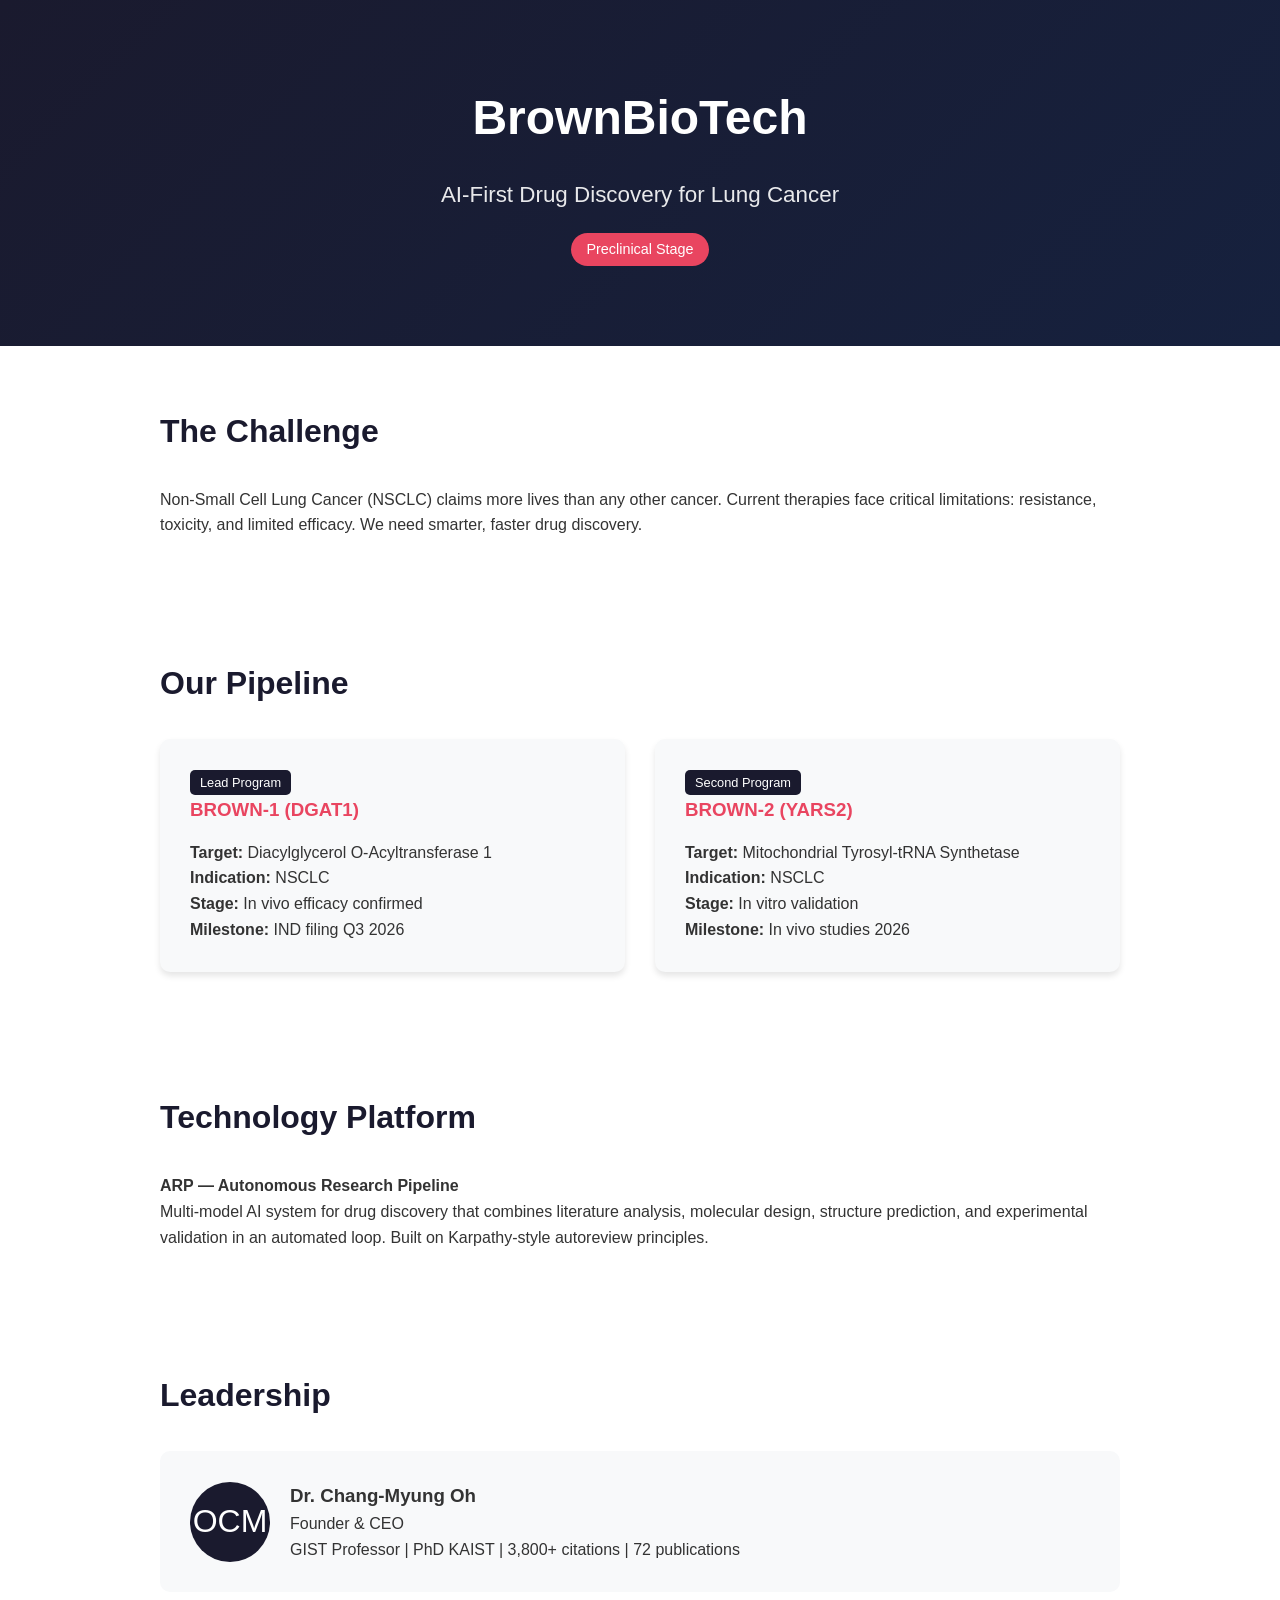
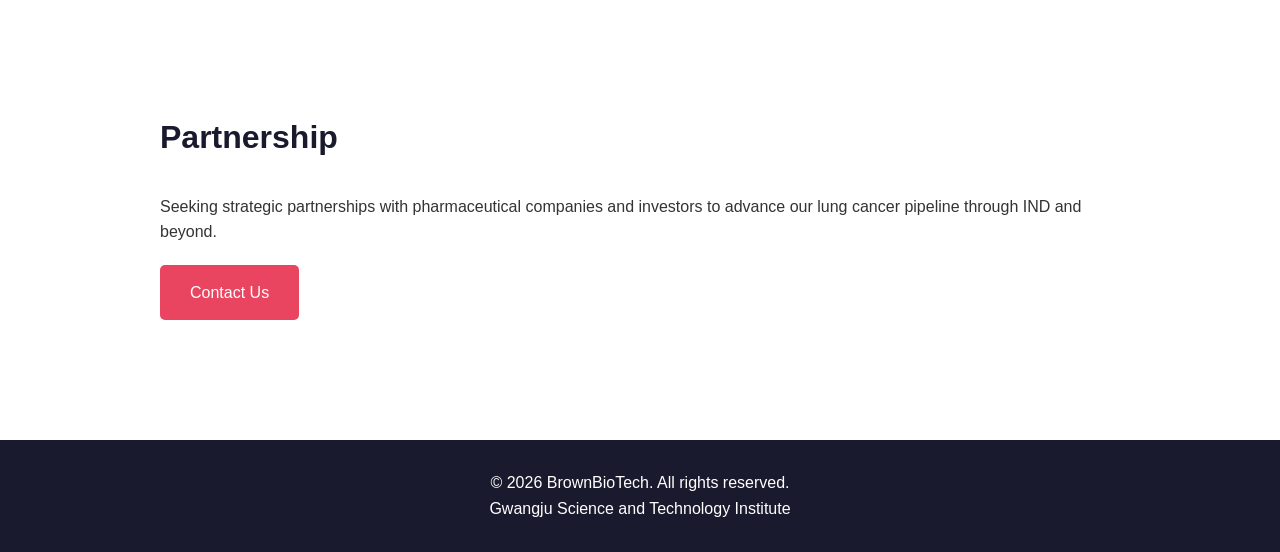
<file: outputs/index.html>
<!DOCTYPE html>
<html lang="en">
<head>
    <meta charset="UTF-8">
    <meta name="viewport" content="width=device-width, initial-scale=1.0">
    <title>BrownBioTech — AI-Driven Lung Cancer Therapeutics</title>
    <style>
        * { margin: 0; padding: 0; box-sizing: border-box; }
        body { font-family: -apple-system, BlinkMacSystemFont, 'Segoe UI', sans-serif; line-height: 1.6; color: #333; }
        .hero { background: linear-gradient(135deg, #1a1a2e 0%, #16213e 100%); color: white; padding: 80px 20px; text-align: center; }
        .hero h1 { font-size: 3em; margin-bottom: 20px; }
        .hero p { font-size: 1.4em; opacity: 0.9; }
        .tag { background: #e94560; padding: 5px 15px; border-radius: 20px; font-size: 0.9em; display: inline-block; margin-top: 20px; }
        .section { padding: 60px 20px; max-width: 1000px; margin: 0 auto; }
        .section h2 { font-size: 2em; margin-bottom: 30px; color: #1a1a2e; }
        .pipeline { display: grid; grid-template-columns: repeat(auto-fit, minmax(300px, 1fr)); gap: 30px; }
        .card { background: #f8f9fa; border-radius: 10px; padding: 30px; box-shadow: 0 4px 6px rgba(0,0,0,0.1); }
        .card h3 { color: #e94560; margin-bottom: 15px; }
        .card .stage { background: #1a1a2e; color: white; padding: 5px 10px; border-radius: 5px; font-size: 0.8em; }
        .team { display: flex; align-items: center; gap: 20px; background: #f8f9fa; padding: 30px; border-radius: 10px; }
        .team img { width: 80px; height: 80px; border-radius: 50%; background: #ddd; }
        footer { background: #1a1a2e; color: white; text-align: center; padding: 30px; margin-top: 60px; }
        .cta { background: #e94560; color: white; padding: 15px 30px; border-radius: 5px; text-decoration: none; display: inline-block; margin-top: 20px; }
    </style>
</head>
<body>
    <div class="hero">
        <h1>BrownBioTech</h1>
        <p>AI-First Drug Discovery for Lung Cancer</p>
        <span class="tag">Preclinical Stage</span>
    </div>
    
    <div class="section">
        <h2>The Challenge</h2>
        <p>Non-Small Cell Lung Cancer (NSCLC) claims more lives than any other cancer. Current therapies face critical limitations: resistance, toxicity, and limited efficacy. We need smarter, faster drug discovery.</p>
    </div>
    
    <div class="section">
        <h2>Our Pipeline</h2>
        <div class="pipeline">
            <div class="card">
                <span class="stage">Lead Program</span>
                <h3>BROWN-1 (DGAT1)</h3>
                <p><strong>Target:</strong> Diacylglycerol O-Acyltransferase 1</p>
                <p><strong>Indication:</strong> NSCLC</p>
                <p><strong>Stage:</strong> In vivo efficacy confirmed</p>
                <p><strong>Milestone:</strong> IND filing Q3 2026</p>
            </div>
            <div class="card">
                <span class="stage">Second Program</span>
                <h3>BROWN-2 (YARS2)</h3>
                <p><strong>Target:</strong> Mitochondrial Tyrosyl-tRNA Synthetase</p>
                <p><strong>Indication:</strong> NSCLC</p>
                <p><strong>Stage:</strong> In vitro validation</p>
                <p><strong>Milestone:</strong> In vivo studies 2026</p>
            </div>
        </div>
    </div>
    
    <div class="section">
        <h2>Technology Platform</h2>
        <p><strong>ARP — Autonomous Research Pipeline</strong></p>
        <p>Multi-model AI system for drug discovery that combines literature analysis, molecular design, structure prediction, and experimental validation in an automated loop. Built on Karpathy-style autoreview principles.</p>
    </div>
    
    <div class="section">
        <h2>Leadership</h2>
        <div class="team">
            <div style="width:80px;height:80px;border-radius:50%;background:#1a1a2e;display:flex;align-items:center;justify-content:center;color:white;font-size:2em;">OCM</div>
            <div>
                <h3>Dr. Chang-Myung Oh</h3>
                <p>Founder & CEO</p>
                <p>GIST Professor | PhD KAIST | 3,800+ citations | 72 publications</p>
            </div>
        </div>
    </div>
    
    <div class="section">
        <h2>Partnership</h2>
        <p>Seeking strategic partnerships with pharmaceutical companies and investors to advance our lung cancer pipeline through IND and beyond.</p>
        <a href="mailto:contact@brownbiotech.kr" class="cta">Contact Us</a>
    </div>
    
    <footer>
        <p>&copy; 2026 BrownBioTech. All rights reserved.</p>
        <p>Gwangju Science and Technology Institute</p>
    </footer>
</body>
</html>
</file>
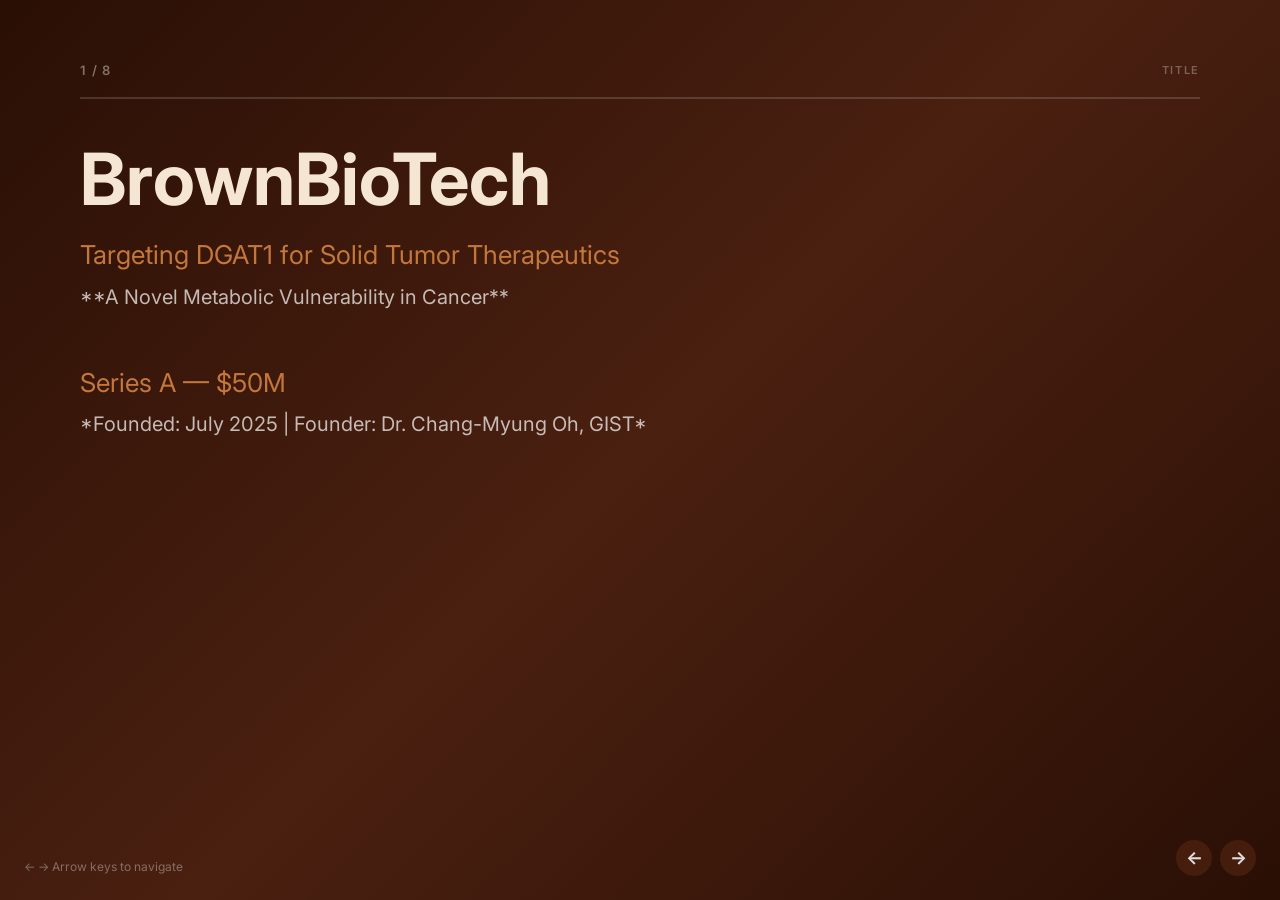
<file: BrownBioTech_PitchDeck.html>
<!DOCTYPE html>
<html lang="en">
<head>
<meta charset="UTF-8">
<meta name="viewport" content="width=device-width, initial-scale=1.0">
<title>BrownBioTech — Investor Pitch Deck</title>
<style>
@import url('https://fonts.googleapis.com/css2?family=Inter:wght@300;400;500;600;700&display=swap');

:root {
  --brown: #4A2010;
  --brown-light: #7A4020;
  --accent: #C4773A;
  --dark: #0D0D1A;
  --text: #1A1A2E;
  --muted: #6B6B8A;
  --bg: #FAFAF8;
  --card: #FFFFFF;
  --highlight: #E8F0FF;
  --border: #E0DDD8;
}

* { box-sizing: border-box; margin: 0; padding: 0; }

body {
  font-family: 'Inter', -apple-system, sans-serif;
  background: var(--dark);
  color: var(--text);
  font-size: 16px;
  line-height: 1.6;
}

/* Deck wrapper */
.deck {
  display: flex;
  overflow-x: auto;
  scroll-snap-type: x mandatory;
  height: 100vh;
  scroll-behavior: smooth;
}

/* Individual slide */
.slide {
  min-width: 100vw;
  height: 100vh;
  scroll-snap-align: start;
  display: flex;
  flex-direction: column;
  background: var(--bg);
  position: relative;
  padding: 60px 80px;
}

/* Slide header */
.slide-header {
  display: flex;
  justify-content: space-between;
  align-items: center;
  margin-bottom: 40px;
  padding-bottom: 16px;
  border-bottom: 2px solid var(--border);
}
.slide-num {
  font-size: 13px;
  font-weight: 600;
  color: var(--accent);
  letter-spacing: 0.1em;
  text-transform: uppercase;
}
.slide-type {
  font-size: 11px;
  font-weight: 600;
  color: var(--muted);
  letter-spacing: 0.15em;
  text-transform: uppercase;
}

/* Slide content */
.slide-content {
  flex: 1;
  display: flex;
  flex-direction: column;
  justify-content: flex-start;
  max-width: 1100px;
}
.slide-content h1 {
  font-size: 52px;
  font-weight: 700;
  color: var(--brown);
  line-height: 1.1;
  margin-bottom: 12px;
}
.slide-content h2 {
  font-size: 38px;
  font-weight: 700;
  color: var(--brown);
  margin-bottom: 28px;
  padding-bottom: 12px;
  border-bottom: 3px solid var(--accent);
  display: inline-block;
}
.slide-content h3 {
  font-size: 22px;
  font-weight: 600;
  color: var(--brown-light);
  margin-bottom: 20px;
  margin-top: 8px;
}
.slide-content p {
  font-size: 18px;
  line-height: 1.7;
  color: var(--text);
  margin-bottom: 14px;
}
.slide-content ul.bullets {
  list-style: none;
  margin: 12px 0 20px;
}
.slide-content ul.bullets li {
  font-size: 17px;
  line-height: 1.65;
  color: var(--text);
  padding: 8px 0 8px 28px;
  position: relative;
  border-bottom: 1px solid var(--border);
}
.slide-content ul.bullets li::before {
  content: '▸';
  position: absolute;
  left: 0;
  color: var(--accent);
  font-weight: 700;
}
.slide-content blockquote {
  background: var(--highlight);
  border-left: 4px solid var(--accent);
  padding: 16px 20px;
  border-radius: 0 8px 8px 0;
  font-size: 16px;
  color: var(--text);
  font-style: italic;
  margin: 16px 0;
}
.slide-content .table-row {
  font-size: 15px;
  color: var(--muted);
  font-family: monospace;
  margin: 2px 0;
}

/* ── Title slide ── */
.slide-title {
  background: linear-gradient(135deg, #2A0F05 0%, #4A2010 50%, #2A0F05 100%);
  color: white;
  justify-content: center;
}
.slide-title .slide-content h1 {
  color: #F5E6D3;
  font-size: 72px;
  margin-bottom: 8px;
}
.slide-title .slide-content h3 {
  color: var(--accent);
  font-size: 26px;
  font-weight: 400;
  margin-bottom: 4px;
}
.slide-title .slide-content p {
  color: rgba(255,255,255,0.7);
  font-size: 20px;
  margin-bottom: 40px;
}
.slide-title .slide-header { border-bottom-color: rgba(255,255,255,0.15); }
.slide-title .slide-num { color: rgba(255,255,255,0.4); }
.slide-title .slide-type { color: rgba(255,255,255,0.3); }

.title-divider {
  width: 80px;
  height: 3px;
  background: var(--accent);
  margin: 20px 0;
}
.series-badge {
  display: inline-block;
  background: var(--accent);
  color: white;
  font-size: 15px;
  font-weight: 700;
  letter-spacing: 0.05em;
  padding: 8px 20px;
  border-radius: 4px;
  margin-top: 20px;
}
.founder-note {
  font-size: 13px;
  color: rgba(255,255,255,0.5);
  margin-top: 32px;
}

/* ── Pipeline table ── */
.pipeline-table {
  width: 100%;
  border-collapse: collapse;
  margin-top: 20px;
  font-size: 15px;
}
.pipeline-table th {
  background: var(--brown);
  color: white;
  padding: 12px 16px;
  text-align: left;
  font-weight: 600;
  font-size: 13px;
  letter-spacing: 0.05em;
  text-transform: uppercase;
}
.pipeline-table td {
  padding: 14px 16px;
  border-bottom: 1px solid var(--border);
  vertical-align: top;
}
.pipeline-table tr:last-child td { border-bottom: none; }
.pipeline-table tr:nth-child(odd) td { background: rgba(74,32,16,0.03); }
.lead-badge {
  background: var(--accent);
  color: white;
  font-size: 11px;
  font-weight: 700;
  padding: 3px 8px;
  border-radius: 3px;
  margin-left: 8px;
  vertical-align: middle;
  text-transform: uppercase;
  letter-spacing: 0.05em;
}

/* ── Market grid ── */
.market-grid {
  display: grid;
  grid-template-columns: repeat(2, 1fr);
  gap: 20px;
  margin: 20px 0;
}
.market-card {
  background: var(--card);
  border: 1px solid var(--border);
  border-radius: 10px;
  padding: 24px;
  box-shadow: 0 2px 8px rgba(0,0,0,0.05);
}
.market-card .value {
  font-size: 32px;
  font-weight: 700;
  color: var(--brown);
}
.market-card .label {
  font-size: 13px;
  color: var(--muted);
  margin-bottom: 4px;
  text-transform: uppercase;
  letter-spacing: 0.05em;
}
.market-card .note {
  font-size: 13px;
  color: var(--muted);
  margin-top: 6px;
}

/* ── Founder card ── */
.founder-card {
  background: linear-gradient(135deg, var(--brown), var(--brown-light));
  color: white;
  border-radius: 12px;
  padding: 28px 32px;
  margin-bottom: 24px;
}
.founder-card .name {
  font-size: 22px;
  font-weight: 700;
  margin-bottom: 4px;
}
.founder-card .job-title {
  font-size: 14px;
  opacity: 0.8;
  margin-bottom: 12px;
}
.founder-card .detail {
  font-size: 14px;
  opacity: 0.9;
  line-height: 1.6;
}
.founder-card .detail strong { opacity: 1; }

/* ── Funds table ── */
.funds-table {
  width: 100%;
  border-collapse: collapse;
  margin: 20px 0;
}
.funds-table th {
  background: var(--brown);
  color: white;
  padding: 12px 16px;
  text-align: left;
  font-size: 13px;
  text-transform: uppercase;
  letter-spacing: 0.05em;
}
.funds-table td {
  padding: 14px 16px;
  border-bottom: 1px solid var(--border);
  font-size: 15px;
}
.funds-table td:nth-child(2) { font-weight: 700; color: var(--brown); }
.funds-table tr:nth-child(odd) td { background: rgba(74,32,16,0.03); }

/* ── Milestone list ── */
.milestone-list { list-style: none; margin-top: 20px; }
.milestone-list li {
  font-size: 16px;
  padding: 10px 0;
  border-bottom: 1px solid var(--border);
  color: var(--text);
}
.milestone-list li::before {
  content: '→ ';
  color: var(--accent);
  font-weight: 700;
}

/* ── Vision box ── */
.vision {
  background: var(--highlight);
  border-left: 4px solid var(--brown);
  padding: 16px 20px;
  border-radius: 0 8px 8px 0;
  font-size: 16px;
  font-style: italic;
  color: var(--text);
  margin-top: 24px;
}

/* ── Tech badge ── */
.tech-badge {
  display: inline-block;
  background: var(--highlight);
  border: 1px solid rgba(74,32,16,0.2);
  color: var(--brown);
  font-size: 13px;
  font-weight: 600;
  padding: 8px 16px;
  border-radius: 20px;
  margin-top: 16px;
}

/* ── Highlight box ── */
.hl-box {
  background: linear-gradient(135deg, var(--brown), var(--brown-light));
  color: white;
  padding: 16px 24px;
  border-radius: 8px;
  font-weight: 600;
  font-size: 15px;
  margin-top: 24px;
  display: inline-block;
  letter-spacing: 0.05em;
}

/* ── Navigation ── */
.deck-nav {
  position: fixed;
  bottom: 24px;
  right: 24px;
  display: flex;
  gap: 8px;
  z-index: 100;
}
.deck-nav a {
  display: inline-flex;
  align-items: center;
  justify-content: center;
  width: 36px;
  height: 36px;
  background: var(--brown);
  color: white;
  border-radius: 50%;
  text-decoration: none;
  font-size: 18px;
  font-weight: 700;
  opacity: 0.85;
  transition: opacity 0.2s;
}
.deck-nav a:hover { opacity: 1; }

.kb-hint {
  position: fixed;
  bottom: 24px;
  left: 24px;
  font-size: 12px;
  color: rgba(255,255,255,0.35);
  z-index: 100;
}

/* ── Responsive ── */
@media (max-width: 900px) {
  .slide { padding: 40px 32px; }
  .slide-content h1 { font-size: 40px; }
  .slide-content h2 { font-size: 28px; }
  .market-grid { grid-template-columns: 1fr; }
}
</style>
</head>
<body>

<div class="deck" id="deck">
<div class="slide slide-title" id="slide-1">
  <div class="slide-header">
    <span class="slide-num">1 / 8</span>
    <span class="slide-type">TITLE</span>
  </div>
  <div class="slide-content">
    <h1>BrownBioTech</h1><h3>Targeting DGAT1 for Solid Tumor Therapeutics</h3><p>**A Novel Metabolic Vulnerability in Cancer**</p><h3>Series A — $50M</h3><p>*Founded: July 2025 | Founder: Dr. Chang-Myung Oh, GIST*</p>
  </div>
</div>
<div class="slide slide-problem" id="slide-2">
  <div class="slide-header">
    <span class="slide-num">2 / 8</span>
    <span class="slide-type">PROBLEM</span>
  </div>
  <div class="slide-content">
    <h2>The Problem</h2><h3>Cancer cells rewire lipid metabolism to survive — but no approved drug targets this</h3><ul class="bullets"><li>DGAT1 (Diacylglycerol O-Acyltransferase 1) is overexpressed in multiple solid tumors (breast, colon, lung, pancreatic)</li><li>DGAT1 drives triglyceride synthesis, storing fatty acids as lipid droplets — a key survival mechanism under metabolic stress</li><li>No DGAT1 inhibitor is approved for any oncology indication</li><li>Existing metabolic targets (ACC, FASN) show limited efficacy and high toxicity</li><li>Tumor microenvironment hypoxia increases reliance on DGAT1-mediated lipid storage</li></ul><blockquote>DGAT1 overexpression is a validated cancer survival mechanism — yet no DGAT1 inhibitor exists in oncology. This is BrownBioTech's opening.</blockquote>
  </div>
</div>
<div class="slide slide-solution" id="slide-3">
  <div class="slide-header">
    <span class="slide-num">3 / 8</span>
    <span class="slide-type">SOLUTION</span>
  </div>
  <div class="slide-content">
    <h2>Our Solution</h2><h3>BROWN-1: DGAT1 Inhibitor — First-in-Class Oncology</h3><ul class="bullets"><li>BROWN-1 is a selective, potent DGAT1 inhibitor optimized for tumor penetration</li><li>In vivo efficacy confirmed in multiple syngeneic tumor models (MC38, 4T1, LLC-1)</li><li>Single-agent activity and strong combination synergy with PD-1 checkpoint inhibitors</li><li>IND-enabling studies underway — IND filing targeted Q3 2026</li><li>Strong IP position: composition-of-matter patent filed, 3 pending method-of-use patents</li></ul><h3>In vivo Confirmed  ·  First-in-Class  ·  IND Q3 2026</h3>
  </div>
</div>
<div class="slide slide-market" id="slide-4">
  <div class="slide-header">
    <span class="slide-num">4 / 8</span>
    <span class="slide-type">MARKET</span>
  </div>
  <div class="slide-content">
    <h2>Market Opportunity</h2><h3>~$50B global market for solid tumor therapeutics — with a clear gap for metabolic oncology drugs</h3><p class="table-row">| Segment | Value | Note |</p><p class="table-row">|---------|-------|------|</p><p class="table-row">| Global Oncology Market | **$250B+** | 2025, growing at 12% CAGR |</p><p class="table-row">| Solid Tumor Segment | **$180B+** | 70% of all cancer cases |</p><p class="table-row">| Metabolic Oncology (addressable) | **$5–10B** | emerging new category |</p><p class="table-row">| DGAT1-specific opportunity | **$2–5B** | unpenetrated, no competition |</p><ul class="bullets"><li>Leading indications: breast, colorectal, lung, pancreatic cancers</li><li>Global cancer deaths >10M/year — majority solid tumors</li></ul><blockquote>BrownBioTech is positioned to own the DGAT1 oncology category — a multi-billion dollar opportunity with zero competition.</blockquote>
  </div>
</div>
<div class="slide slide-technology" id="slide-5">
  <div class="slide-header">
    <span class="slide-num">5 / 8</span>
    <span class="slide-type">TECHNOLOGY</span>
  </div>
  <div class="slide-content">
    <h2>Technology Platform</h2><h3>AI/ML-Powered Drug Discovery Engine</h3><h3>Proprietary computational platform accelerates target validation and lead optimization</h3><ul class="bullets"><li>Structure-based drug design (SBDD) using AlphaFold3-guided DGAT1 homology modeling</li><li>Generative AI for de novo molecular design — 10x faster hit-to-lead vs. traditional HTS</li><li>ML-based ADMET prediction pipeline integrated from Day 1 of lead optimization</li><li>In vivo PK/PD modeling reduces late-stage attrition</li><li>Platform applicable beyond DGAT1 — YARS2 program in early discovery</li></ul><h3>YARS2: Second program, early discovery (aminoacyl-tRNA synthetase)</h3>
  </div>
</div>
<div class="slide slide-pipeline" id="slide-6">
  <div class="slide-header">
    <span class="slide-num">6 / 8</span>
    <span class="slide-type">PIPELINE</span>
  </div>
  <div class="slide-content">
    <h2>Pipeline</h2><h3>BROWN-1 (DGAT1)</h3><ul class="bullets"><li>**Status:** In Vivo Confirmed | **Stage:** IND-Enabling</li><li>**Next Milestone:** IND Filing Q3 2026</li></ul><h3>BROWN-2 (YARS2)</h3><ul class="bullets"><li>**Status:** Early Discovery | **Stage:** Hit Identification</li><li>**Next Milestone:** Lead Optimization 2027</li></ul><p class="table-row">| Program | Target | Indication | Stage | Milestone |</p><p class="table-row">|---------|--------|------------|-------|-----------|</p><p class="table-row">| BROWN-1 | DGAT1 | Solid Tumors (breast, colon, lung, pancreatic) | IND-Enabling | IND Filing Q3 2026 <span class="lead-badge">Lead</span> |</p><p class="table-row">| BROWN-2 | YARS2 | Oncology (mechanism TBD) | Hit Identification | Lead Optimization 2027  |</p>
  </div>
</div>
<div class="slide slide-team" id="slide-7">
  <div class="slide-header">
    <span class="slide-num">7 / 8</span>
    <span class="slide-type">TEAM</span>
  </div>
  <div class="slide-content">
    <h2>Team</h2><h3>Founder</h3><p>**Dr. Chang-Myung Oh**, Founder & CEO</p><p>Professor, GIST (Gwangju Institute of Science and Technology)</p><ul class="bullets"><li>**Expertise:** Cancer metabolism, DGAT1 biology, drug discovery</li><li>**Notable:** 15+ years in metabolic disease & oncology research</li></ul><h3>Scientific Advisory Board (Being Assembled)</h3><ul class="bullets"><li>**KOL #1 (Being Onboarded)** — Clinical Oncology Advisor, Top US Cancer Center</li><li>**KOL #2 (Being Onboarded)** — Computational Biology Advisor, Leading AI/ML in Pharma</li></ul><h3>Highlights</h3><ul class="bullets"><li>Founder-led science with deep DGAT1 expertise</li><li>Scientific advisory board being assembled (MD Anderson, Dana-Farber, Seoul National University)</li><li>CRO partnerships for GLP toxicology and CMC (Inha University CRO, Korean FDA-specialized)</li></ul>
  </div>
</div>
<div class="slide slide-ask" id="slide-8">
  <div class="slide-header">
    <span class="slide-num">8 / 8</span>
    <span class="slide-type">ASK</span>
  </div>
  <div class="slide-content">
    <h2>The Ask</h2><h3>Series A: $50M to advance BROWN-1 to IND and beyond</h3><h3>Use of Funds</h3><p class="table-row">| Category | Amount | % | Details |</p><p class="table-row">|----------|--------|---|---------|</p><p class="table-row">| GLP Toxicology & CMC | $15M | 30% | IND-enabling studies, manufacturing scale-up |</p><p class="table-row">| Clinical Operations (Phase I) | $18M | 36% | First-in-human study in solid tumor patients |</p><p class="table-row">| AI Platform & BROWN-2 Discovery | $10M | 20% | Continue computational engine, advance YARS2 program |</p><p class="table-row">| Operations & IP | $7M | 14% | Team expansion, patent prosecution, legal |</p><h3>Key Milestones</h3><ul class="bullets"><li>**Q3 2026 — IND Filing (DGAT1/BROWN-1)**</li><li>**2027 — Phase I Trial Initiation**</li><li>**2028 — Phase I Data Readout**</li><li>**2029 — Partnership / Series B**</li></ul><blockquote>**Build the leading metabolic oncology company — first-in-class DGAT1 inhibitor as the anchor.**</blockquote>
  </div>
</div>
</div>

<div class="deck-nav">
  <a href="#" id="nav-prev">&#8592;</a>
  <a href="#" id="nav-next">&#8594;</a>
</div>

<div class="kb-hint">&#8592; &#8594; Arrow keys to navigate</div>

<script>
(function() {
  var deck = document.getElementById('deck');
  var w = window.innerWidth;

  document.getElementById('nav-prev').onclick = function(e) {
    e.preventDefault();
    deck.scrollBy({ left: -w, behavior: 'smooth' });
  };
  document.getElementById('nav-next').onclick = function(e) {
    e.preventDefault();
    deck.scrollBy({ left: w, behavior: 'smooth' });
  };

  document.addEventListener('keydown', function(e) {
    if (e.key === 'ArrowRight') {
      deck.scrollBy({ left: w, behavior: 'smooth' });
    } else if (e.key === 'ArrowLeft') {
      deck.scrollBy({ left: -w, behavior: 'smooth' });
    }
  });
})();
</script>

</body>
</html>
</file>
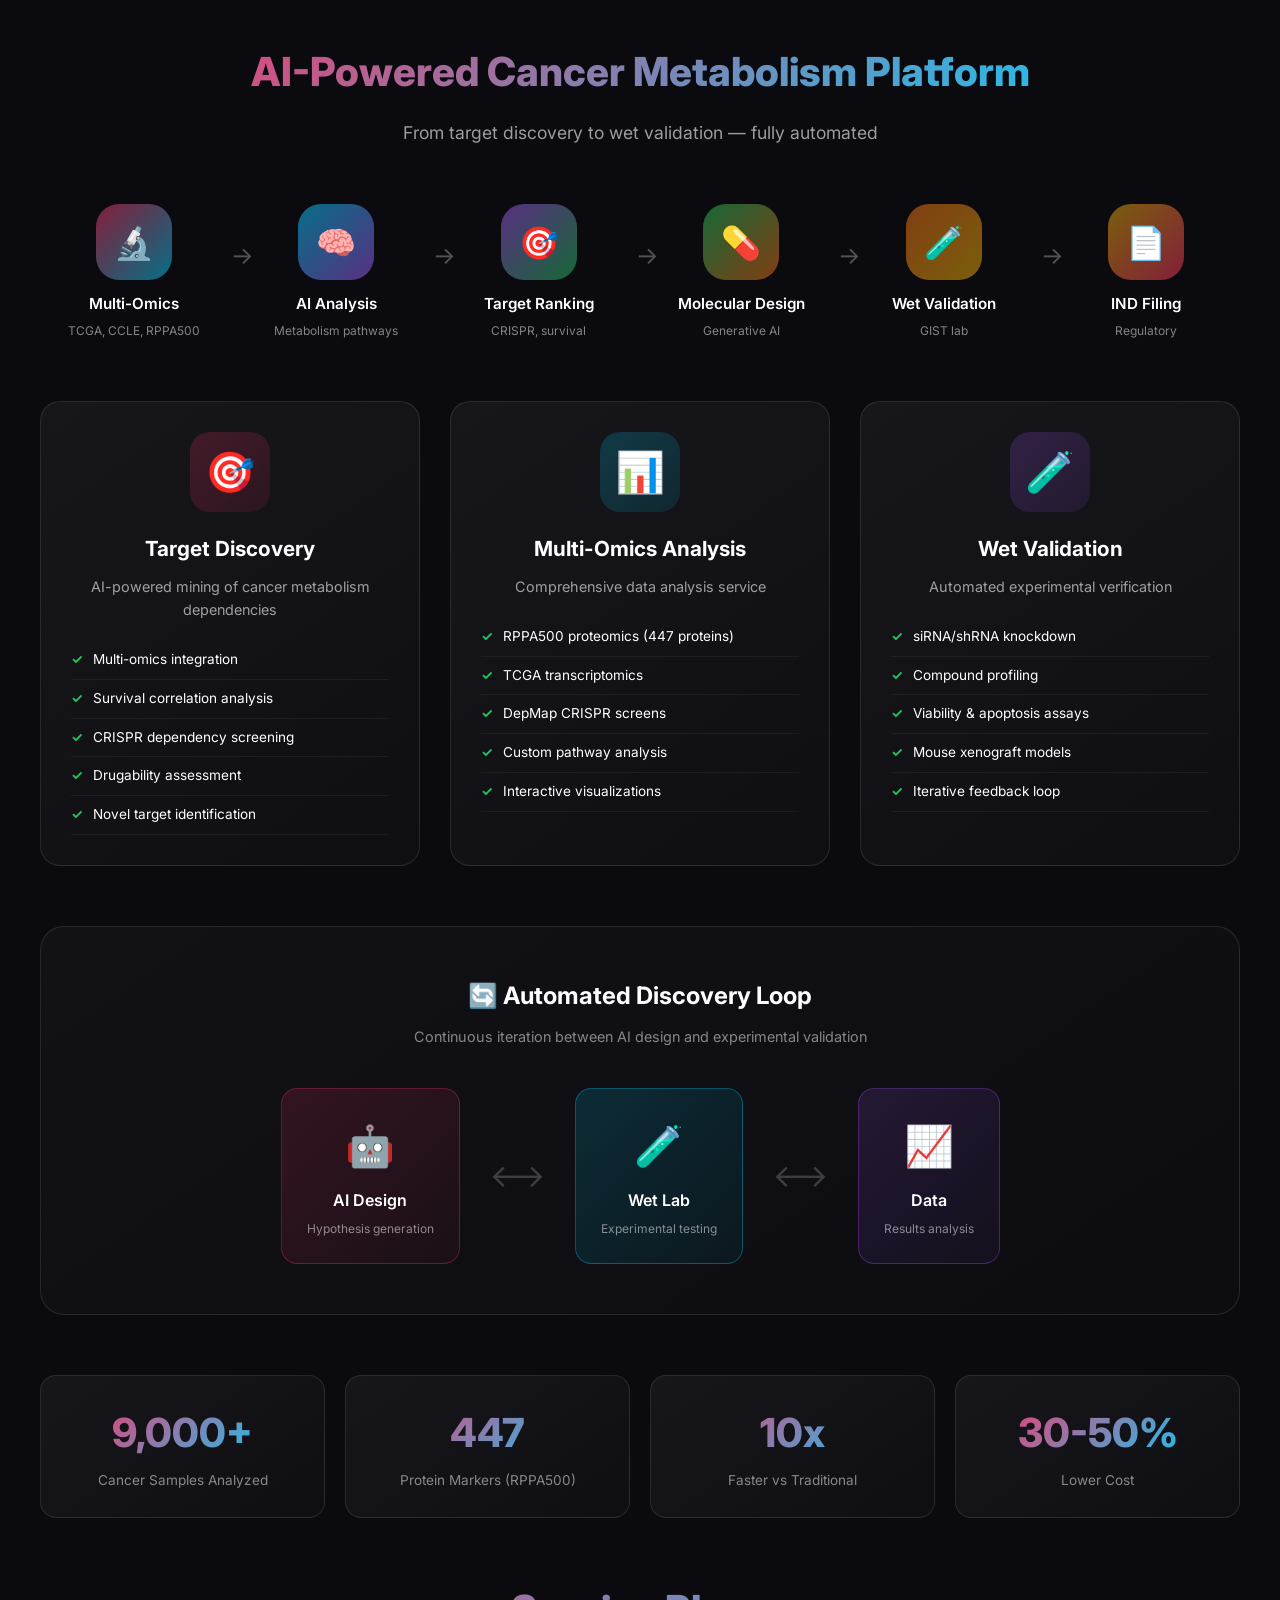
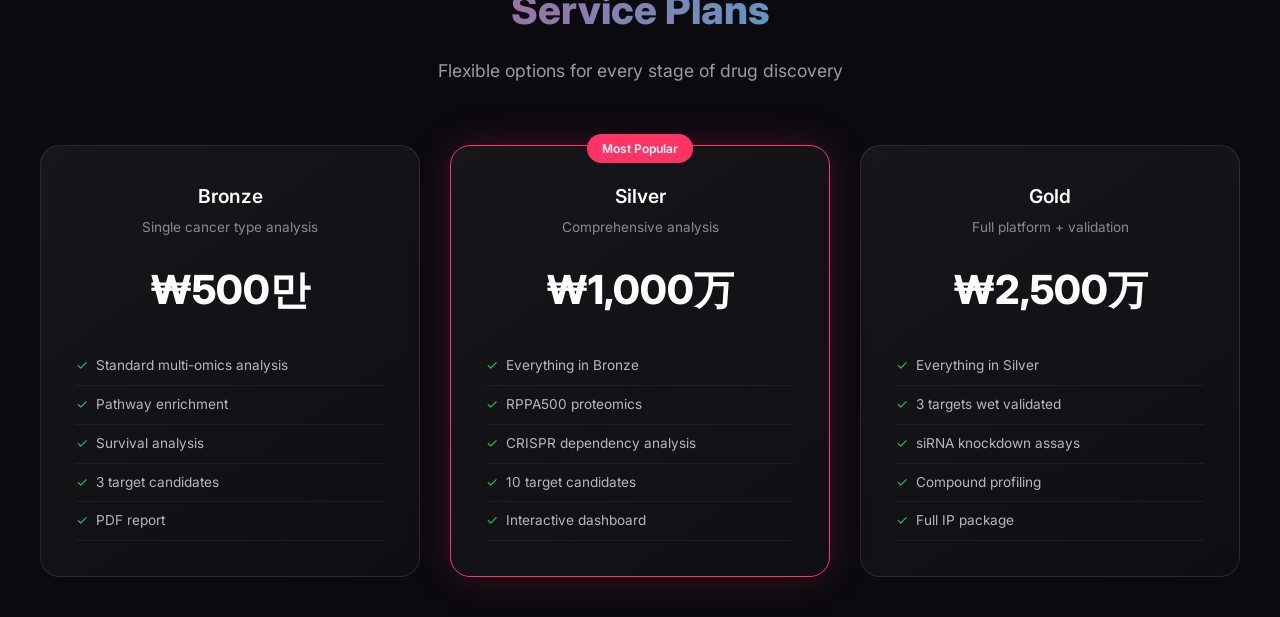
<file: outputs/infographic.html>
<!DOCTYPE html>
<html lang="en">
<head>
    <meta charset="UTF-8">
    <meta name="viewport" content="width=device-width, initial-scale=1.0">
    <title>BrownBioTech Pipeline Infographic</title>
    <link href="https://fonts.googleapis.com/css2?family=Inter:wght@300;400;500;600;700;800;900&family=JetBrains+Mono:wght@400;500&display=swap" rel="stylesheet">
    <style>
        :root {
            --primary: #0a0a0f;
            --accent: #ff3366;
            --cyan: #00d4ff;
            --purple: #a855f7;
            --green: #22c55e;
            --orange: #f97316;
            --yellow: #eab308;
        }

        * { margin: 0; padding: 0; box-sizing: border-box; }

        body {
            font-family: 'Inter', sans-serif;
            background: var(--primary);
            color: white;
            line-height: 1.6;
            padding: 40px 20px;
        }

        .infographic-container {
            max-width: 1200px;
            margin: 0 auto;
        }

        /* ─── Title ─── */
        .section-title {
            text-align: center;
            margin-bottom: 60px;
        }

        .section-title h2 {
            font-size: 2.5rem;
            font-weight: 800;
            background: linear-gradient(135deg, var(--accent), var(--cyan));
            -webkit-background-clip: text;
            -webkit-text-fill-color: transparent;
            background-clip: text;
            margin-bottom: 15px;
        }

        .section-title p {
            color: rgba(255,255,255,0.6);
            font-size: 1.1rem;
        }

        /* ─── Main Pipeline Flow ─── */
        .pipeline-flow {
            display: flex;
            justify-content: space-between;
            align-items: flex-start;
            gap: 15px;
            margin-bottom: 60px;
            flex-wrap: wrap;
        }

        .flow-step {
            flex: 1;
            min-width: 150px;
            text-align: center;
            position: relative;
        }

        .flow-step::after {
            content: '→';
            position: absolute;
            right: -25px;
            top: 30px;
            font-size: 1.5rem;
            color: rgba(255,255,255,0.3);
        }

        .flow-step:last-child::after { display: none; }

        .flow-icon {
            width: 70px;
            height: 70px;
            margin: 0 auto 15px;
            border-radius: 20px;
            display: flex;
            align-items: center;
            justify-content: center;
            font-size: 2rem;
            position: relative;
        }

        .flow-icon::before {
            content: '';
            position: absolute;
            inset: -3px;
            border-radius: 23px;
            background: linear-gradient(135deg, var(--accent), var(--cyan));
            z-index: -1;
            opacity: 0.5;
        }

        .flow-step:nth-child(2) .flow-icon::before { background: linear-gradient(135deg, var(--cyan), var(--purple)); }
        .flow-step:nth-child(3) .flow-icon::before { background: linear-gradient(135deg, var(--purple), var(--green)); }
        .flow-step:nth-child(4) .flow-icon::before { background: linear-gradient(135deg, var(--green), var(--orange)); }
        .flow-step:nth-child(5) .flow-icon::before { background: linear-gradient(135deg, var(--orange), var(--yellow)); }
        .flow-step:nth-child(6) .flow-icon::before { background: linear-gradient(135deg, var(--yellow), var(--accent)); }

        .flow-label {
            font-weight: 600;
            font-size: 0.95rem;
            margin-bottom: 5px;
        }

        .flow-desc {
            font-size: 0.75rem;
            color: rgba(255,255,255,0.5);
        }

        /* ─── Three Pillars ─── */
        .pillars {
            display: grid;
            grid-template-columns: repeat(3, 1fr);
            gap: 30px;
            margin-bottom: 60px;
        }

        @media (max-width: 768px) {
            .pillars { grid-template-columns: 1fr; }
            .pipeline-flow { flex-direction: column; }
            .flow-step::after { display: none; }
        }

        .pillar {
            background: linear-gradient(145deg, rgba(255,255,255,0.05) 0%, rgba(255,255,255,0.02) 100%);
            border: 1px solid rgba(255,255,255,0.1);
            border-radius: 20px;
            padding: 30px;
            text-align: center;
            transition: all 0.3s ease;
        }

        .pillar:hover {
            transform: translateY(-5px);
            border-color: rgba(255,51,102,0.3);
        }

        .pillar-icon {
            width: 80px;
            height: 80px;
            margin: 0 auto 20px;
            border-radius: 20px;
            display: flex;
            align-items: center;
            justify-content: center;
            font-size: 2.5rem;
        }

        .pillar:nth-child(1) .pillar-icon { background: linear-gradient(135deg, rgba(255,51,102,0.2), rgba(255,51,102,0.1)); }
        .pillar:nth-child(2) .pillar-icon { background: linear-gradient(135deg, rgba(0,212,255,0.2), rgba(0,212,255,0.1)); }
        .pillar:nth-child(3) .pillar-icon { background: linear-gradient(135deg, rgba(168,85,247,0.2), rgba(168,85,247,0.1)); }

        .pillar h3 {
            font-size: 1.3rem;
            font-weight: 700;
            margin-bottom: 10px;
        }

        .pillar p {
            font-size: 0.9rem;
            color: rgba(255,255,255,0.6);
            margin-bottom: 20px;
        }

        .pillar-features {
            text-align: left;
            font-size: 0.85rem;
        }

        .pillar-features li {
            list-style: none;
            padding: 8px 0;
            border-bottom: 1px solid rgba(255,255,255,0.05);
            display: flex;
            align-items: center;
            gap: 10px;
        }

        .pillar-features li::before {
            content: '✓';
            color: var(--green);
            font-weight: bold;
        }

        /* ─── Nano Banana Flow ─── */
        .nanobanana-section {
            background: linear-gradient(145deg, rgba(255,255,255,0.03) 0%, rgba(255,255,255,0.01) 100%);
            border: 1px solid rgba(255,255,255,0.1);
            border-radius: 24px;
            padding: 50px;
            margin-bottom: 60px;
        }

        .nanobanana-title {
            text-align: center;
            margin-bottom: 40px;
        }

        .nanobanana-title h3 {
            font-size: 1.5rem;
            font-weight: 700;
            margin-bottom: 10px;
        }

        .nanobanana-title p {
            color: rgba(255,255,255,0.5);
            font-size: 0.9rem;
        }

        .loop-container {
            display: flex;
            justify-content: center;
            align-items: center;
            gap: 30px;
            flex-wrap: wrap;
        }

        .loop-box {
            padding: 25px;
            border-radius: 16px;
            text-align: center;
            min-width: 140px;
        }

        .loop-box.ai {
            background: linear-gradient(135deg, rgba(255,51,102,0.15) 0%, rgba(255,51,102,0.05) 100%);
            border: 1px solid rgba(255,51,102,0.3);
        }

        .loop-box.lab {
            background: linear-gradient(135deg, rgba(0,212,255,0.15) 0%, rgba(0,212,255,0.05) 100%);
            border: 1px solid rgba(0,212,255,0.3);
        }

        .loop-box.data {
            background: linear-gradient(135deg, rgba(168,85,247,0.15) 0%, rgba(168,85,247,0.05) 100%);
            border: 1px solid rgba(168,85,247,0.3);
        }

        .loop-icon {
            font-size: 2.5rem;
            margin-bottom: 10px;
        }

        .loop-label {
            font-weight: 600;
            font-size: 1rem;
            margin-bottom: 5px;
        }

        .loop-desc {
            font-size: 0.75rem;
            color: rgba(255,255,255,0.5);
        }

        .loop-arrow {
            font-size: 2rem;
            color: rgba(255,255,255,0.2);
        }

        /* ─── Stats Grid ─── */
        .stats-grid {
            display: grid;
            grid-template-columns: repeat(4, 1fr);
            gap: 20px;
            margin-bottom: 60px;
        }

        @media (max-width: 768px) {
            .stats-grid { grid-template-columns: repeat(2, 1fr); }
        }

        .stat-box {
            background: linear-gradient(145deg, rgba(255,255,255,0.05) 0%, rgba(255,255,255,0.02) 100%);
            border: 1px solid rgba(255,255,255,0.1);
            border-radius: 16px;
            padding: 25px;
            text-align: center;
        }

        .stat-value {
            font-size: 2.5rem;
            font-weight: 800;
            background: linear-gradient(135deg, var(--accent), var(--cyan));
            -webkit-background-clip: text;
            -webkit-text-fill-color: transparent;
            background-clip: text;
            margin-bottom: 5px;
        }

        .stat-label {
            font-size: 0.85rem;
            color: rgba(255,255,255,0.5);
        }

        /* ─── Pricing Cards ─── */
        .pricing-grid {
            display: grid;
            grid-template-columns: repeat(3, 1fr);
            gap: 30px;
        }

        @media (max-width: 768px) {
            .pricing-grid { grid-template-columns: 1fr; }
        }

        .pricing-card {
            background: linear-gradient(145deg, rgba(255,255,255,0.05) 0%, rgba(255,255,255,0.02) 100%);
            border: 1px solid rgba(255,255,255,0.1);
            border-radius: 20px;
            padding: 35px;
            text-align: center;
            position: relative;
            transition: all 0.3s ease;
        }

        .pricing-card:hover {
            transform: translateY(-5px);
        }

        .pricing-card.popular {
            border-color: var(--accent);
            box-shadow: 0 0 40px rgba(255,51,102,0.2);
        }

        .pricing-badge {
            position: absolute;
            top: -12px;
            left: 50%;
            transform: translateX(-50%);
            background: var(--accent);
            color: white;
            padding: 5px 15px;
            border-radius: 20px;
            font-size: 0.75rem;
            font-weight: 600;
        }

        .pricing-tier {
            font-size: 1.2rem;
            font-weight: 600;
            margin-bottom: 5px;
        }

        .pricing-desc {
            font-size: 0.85rem;
            color: rgba(255,255,255,0.5);
            margin-bottom: 20px;
        }

        .pricing-amount {
            font-size: 2.5rem;
            font-weight: 800;
            margin-bottom: 5px;
        }

        .pricing-amount span {
            font-size: 1rem;
            font-weight: 400;
            opacity: 0.5;
        }

        .pricing-features {
            text-align: left;
            margin-top: 25px;
            font-size: 0.85rem;
        }

        .pricing-features li {
            list-style: none;
            padding: 8px 0;
            border-bottom: 1px solid rgba(255,255,255,0.05);
            color: rgba(255,255,255,0.7);
        }

        .pricing-features li::before {
            content: '✓';
            color: var(--green);
            margin-right: 8px;
        }
    </style>
</head>
<body>
    <div class="infographic-container">

        <!-- Title -->
        <div class="section-title">
            <h2>AI-Powered Cancer Metabolism Platform</h2>
            <p>From target discovery to wet validation — fully automated</p>
        </div>

        <!-- Pipeline Flow -->
        <div class="pipeline-flow">
            <div class="flow-step">
                <div class="flow-icon">🔬</div>
                <div class="flow-label">Multi-Omics</div>
                <div class="flow-desc">TCGA, CCLE, RPPA500</div>
            </div>
            <div class="flow-step">
                <div class="flow-icon">🧠</div>
                <div class="flow-label">AI Analysis</div>
                <div class="flow-desc">Metabolism pathways</div>
            </div>
            <div class="flow-step">
                <div class="flow-icon">🎯</div>
                <div class="flow-label">Target Ranking</div>
                <div class="flow-desc">CRISPR, survival</div>
            </div>
            <div class="flow-step">
                <div class="flow-icon">💊</div>
                <div class="flow-label">Molecular Design</div>
                <div class="flow-desc">Generative AI</div>
            </div>
            <div class="flow-step">
                <div class="flow-icon">🧪</div>
                <div class="flow-label">Wet Validation</div>
                <div class="flow-desc">GIST lab</div>
            </div>
            <div class="flow-step">
                <div class="flow-icon">📄</div>
                <div class="flow-label">IND Filing</div>
                <div class="flow-desc">Regulatory</div>
            </div>
        </div>

        <!-- Three Pillars -->
        <div class="pillars">
            <div class="pillar">
                <div class="pillar-icon">🎯</div>
                <h3>Target Discovery</h3>
                <p>AI-powered mining of cancer metabolism dependencies</p>
                <ul class="pillar-features">
                    <li>Multi-omics integration</li>
                    <li>Survival correlation analysis</li>
                    <li>CRISPR dependency screening</li>
                    <li>Drugability assessment</li>
                    <li>Novel target identification</li>
                </ul>
            </div>
            <div class="pillar">
                <div class="pillar-icon">📊</div>
                <h3>Multi-Omics Analysis</h3>
                <p>Comprehensive data analysis service</p>
                <ul class="pillar-features">
                    <li>RPPA500 proteomics (447 proteins)</li>
                    <li>TCGA transcriptomics</li>
                    <li>DepMap CRISPR screens</li>
                    <li>Custom pathway analysis</li>
                    <li>Interactive visualizations</li>
                </ul>
            </div>
            <div class="pillar">
                <div class="pillar-icon">🧪</div>
                <h3>Wet Validation</h3>
                <p>Automated experimental verification</p>
                <ul class="pillar-features">
                    <li>siRNA/shRNA knockdown</li>
                    <li>Compound profiling</li>
                    <li>Viability & apoptosis assays</li>
                    <li>Mouse xenograft models</li>
                    <li>Iterative feedback loop</li>
                </ul>
            </div>
        </div>

        <!-- Nano Banana Loop -->
        <div class="nanobanana-section">
            <div class="nanobanana-title">
                <h3>🔄 Automated Discovery Loop</h3>
                <p>Continuous iteration between AI design and experimental validation</p>
            </div>
            <div class="loop-container">
                <div class="loop-box ai">
                    <div class="loop-icon">🤖</div>
                    <div class="loop-label">AI Design</div>
                    <div class="loop-desc">Hypothesis generation</div>
                </div>
                <div class="loop-arrow">⟷</div>
                <div class="loop-box lab">
                    <div class="loop-icon">🧪</div>
                    <div class="loop-label">Wet Lab</div>
                    <div class="loop-desc">Experimental testing</div>
                </div>
                <div class="loop-arrow">⟷</div>
                <div class="loop-box data">
                    <div class="loop-icon">📈</div>
                    <div class="loop-label">Data</div>
                    <div class="loop-desc">Results analysis</div>
                </div>
            </div>
        </div>

        <!-- Stats -->
        <div class="stats-grid">
            <div class="stat-box">
                <div class="stat-value">9,000+</div>
                <div class="stat-label">Cancer Samples Analyzed</div>
            </div>
            <div class="stat-box">
                <div class="stat-value">447</div>
                <div class="stat-label">Protein Markers (RPPA500)</div>
            </div>
            <div class="stat-box">
                <div class="stat-value">10x</div>
                <div class="stat-label">Faster vs Traditional</div>
            </div>
            <div class="stat-box">
                <div class="stat-value">30-50%</div>
                <div class="stat-label">Lower Cost</div>
            </div>
        </div>

        <!-- Pricing -->
        <div class="section-title">
            <h2>Service Plans</h2>
            <p>Flexible options for every stage of drug discovery</p>
        </div>

        <div class="pricing-grid">
            <div class="pricing-card">
                <div class="pricing-tier">Bronze</div>
                <div class="pricing-desc">Single cancer type analysis</div>
                <div class="pricing-amount">₩500만</div>
                <ul class="pricing-features">
                    <li>Standard multi-omics analysis</li>
                    <li>Pathway enrichment</li>
                    <li>Survival analysis</li>
                    <li>3 target candidates</li>
                    <li>PDF report</li>
                </ul>
            </div>
            <div class="pricing-card popular">
                <div class="pricing-badge">Most Popular</div>
                <div class="pricing-tier">Silver</div>
                <div class="pricing-desc">Comprehensive analysis</div>
                <div class="pricing-amount">₩1,000万</div>
                <ul class="pricing-features">
                    <li>Everything in Bronze</li>
                    <li>RPPA500 proteomics</li>
                    <li>CRISPR dependency analysis</li>
                    <li>10 target candidates</li>
                    <li>Interactive dashboard</li>
                </ul>
            </div>
            <div class="pricing-card">
                <div class="pricing-tier">Gold</div>
                <div class="pricing-desc">Full platform + validation</div>
                <div class="pricing-amount">₩2,500万</div>
                <ul class="pricing-features">
                    <li>Everything in Silver</li>
                    <li>3 targets wet validated</li>
                    <li>siRNA knockdown assays</li>
                    <li>Compound profiling</li>
                    <li>Full IP package</li>
                </ul>
            </div>
        </div>

    </div>
</body>
</html>
</file>
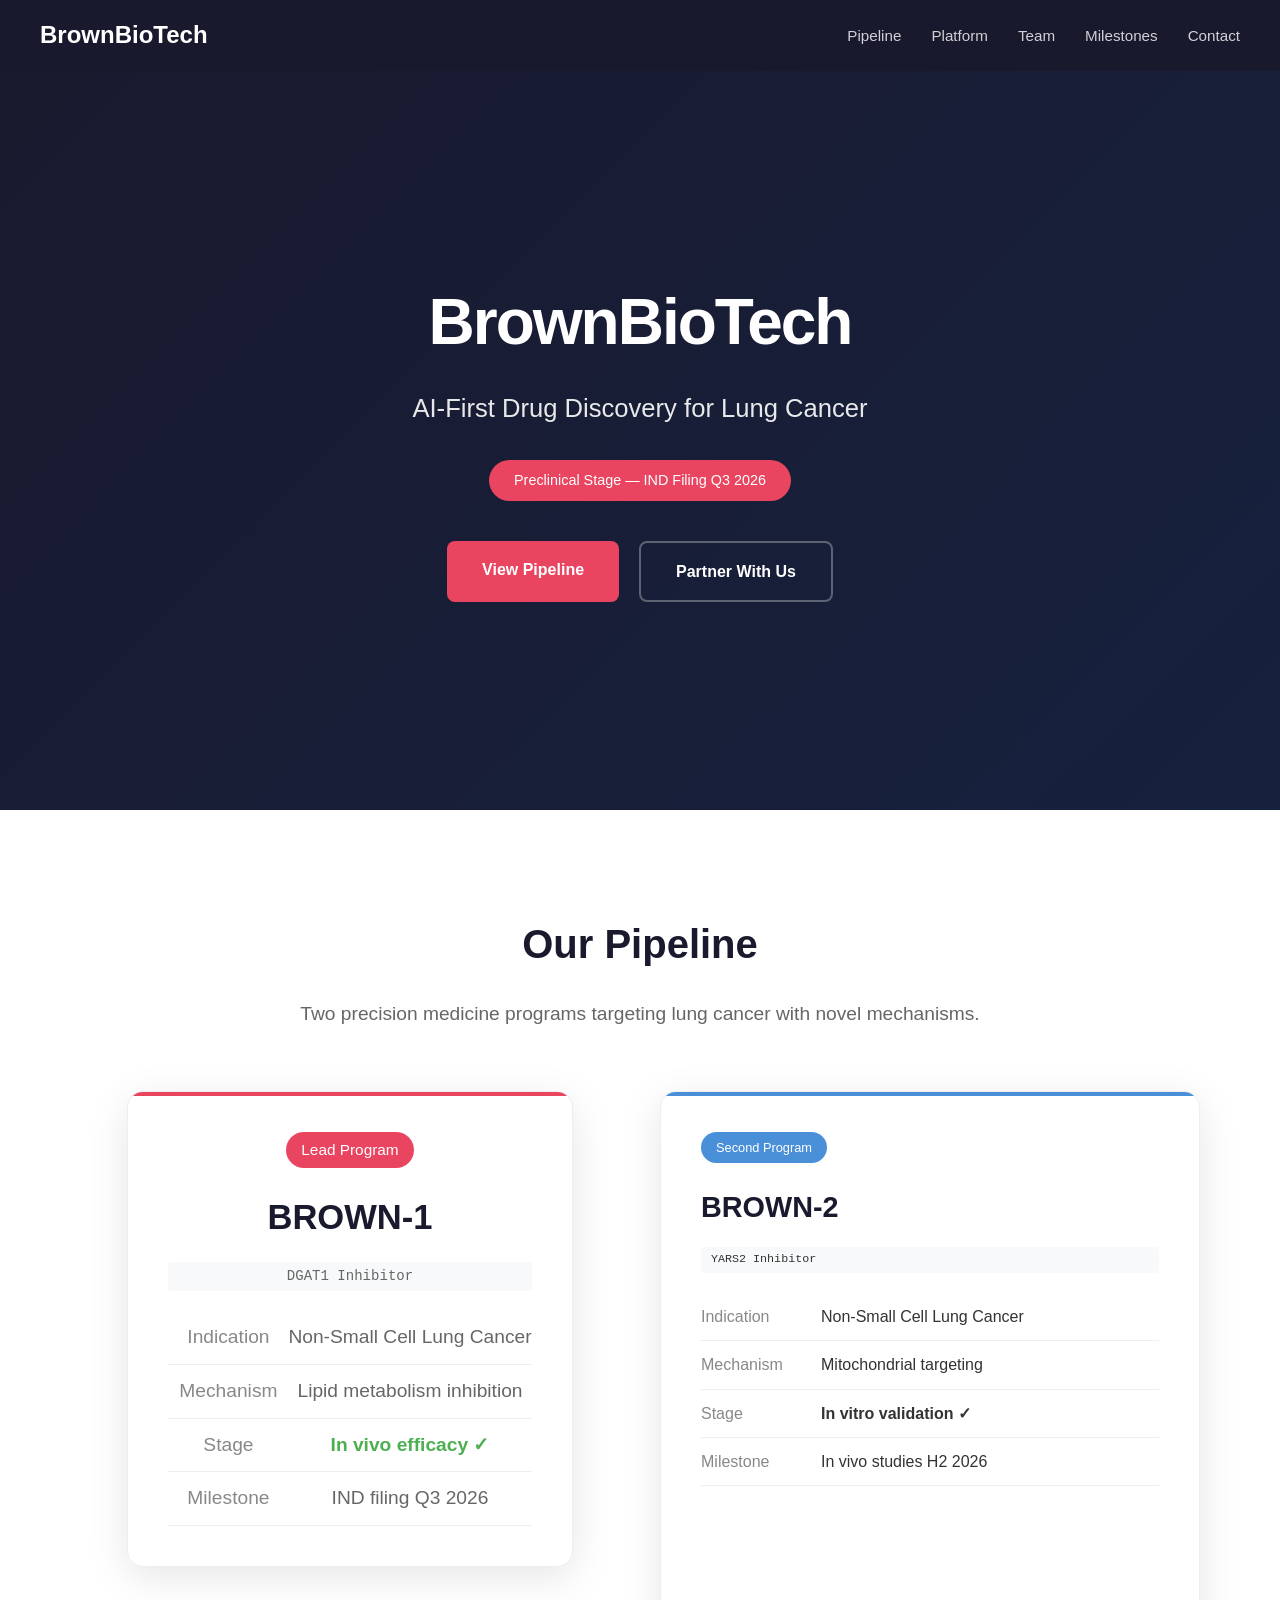
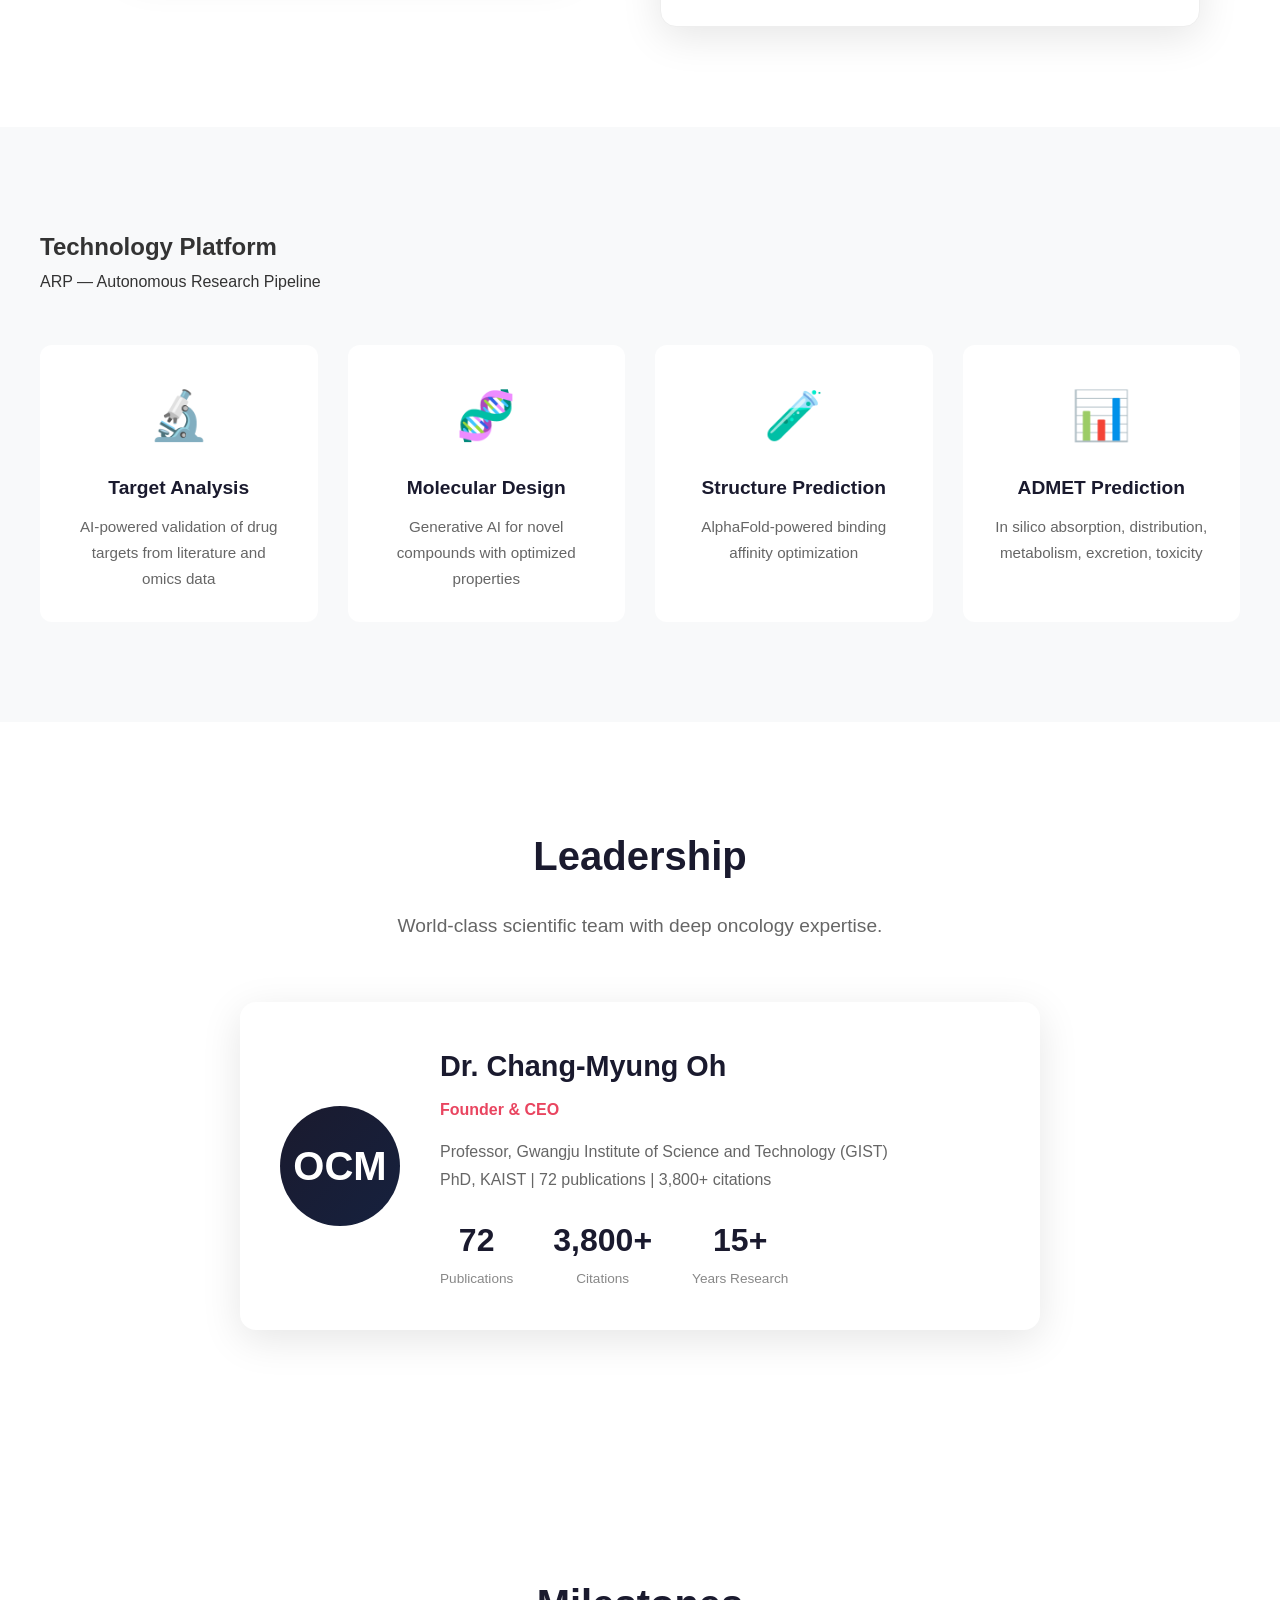
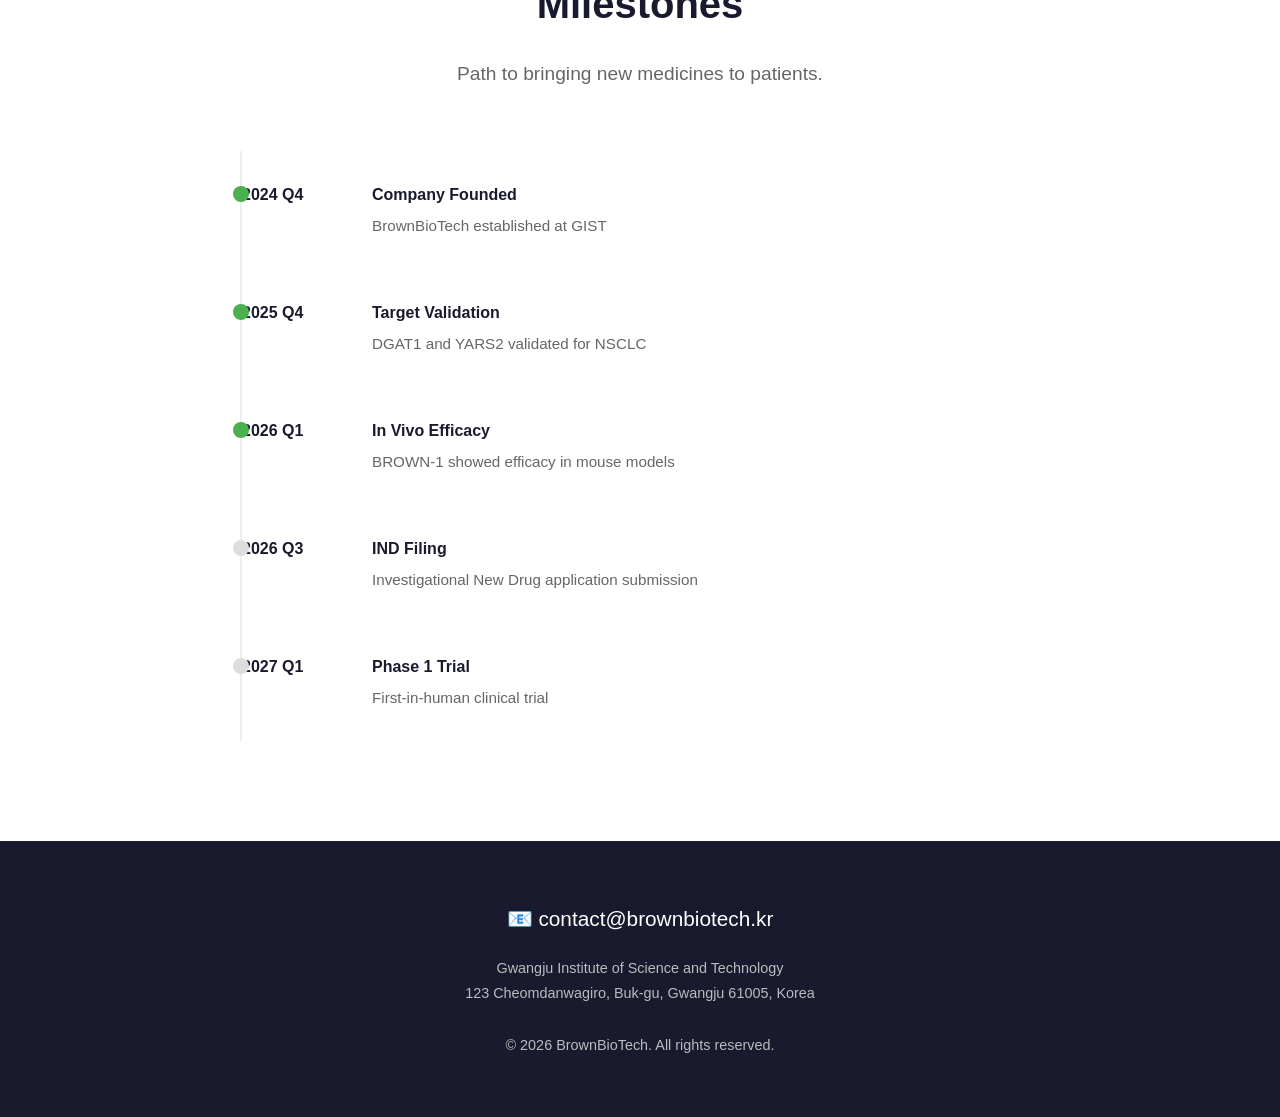
<file: outputs/website.html>
<!DOCTYPE html>
<html lang="en">
<head>
    <meta charset="UTF-8">
    <meta name="viewport" content="width=device-width, initial-scale=1.0">
    <title>BrownBioTech — AI-Driven Lung Cancer Therapeutics</title>
    <meta name="description" content="BrownBioTech is developing AI-first precision medicines for lung cancer. Lead program BROWN-1 (DGAT1 inhibitor) has demonstrated in vivo efficacy.">
    <style>
        :root {
            --primary: #1a1a2e;
            --accent: #e94560;
            --light: #f8f9fa;
            --dark: #16213e;
            --text: #333;
        }
        * { margin: 0; padding: 0; box-sizing: border-box; }
        body { font-family: -apple-system, BlinkMacSystemFont, 'Segoe UI', sans-serif; line-height: 1.7; color: var(--text); }
        
        /* Navigation */
        nav { position: fixed; top: 0; width: 100%; background: rgba(26,26,46,0.95); padding: 15px 40px; display: flex; justify-content: space-between; align-items: center; z-index: 1000; }
        nav .logo { color: white; font-size: 1.5em; font-weight: bold; }
        nav ul { display: flex; list-style: none; gap: 30px; }
        nav a { color: rgba(255,255,255,0.8); text-decoration: none; font-size: 0.95em; transition: color 0.3s; }
        nav a:hover { color: var(--accent); }
        
        /* Hero */
        .hero { background: linear-gradient(135deg, var(--primary) 0%, var(--dark) 100%); color: white; padding: 160px 40px 100px; text-align: center; min-height: 90vh; display: flex; flex-direction: column; justify-content: center; align-items: center; }
        .hero h1 { font-size: 4em; margin-bottom: 10px; letter-spacing: -2px; }
        .hero .subtitle { font-size: 1.6em; opacity: 0.9; margin-bottom: 30px; font-weight: 300; }
        .hero .tag { background: var(--accent); padding: 8px 25px; border-radius: 25px; font-size: 0.9em; display: inline-block; margin-bottom: 40px; }
        .hero .cta-group { display: flex; gap: 20px; flex-wrap: wrap; justify-content: center; }
        .btn { padding: 15px 35px; border-radius: 8px; text-decoration: none; font-weight: 600; transition: all 0.3s; }
        .btn-primary { background: var(--accent); color: white; }
        .btn-primary:hover { background: #d63850; transform: translateY(-2px); }
        .btn-secondary { background: transparent; color: white; border: 2px solid rgba(255,255,255,0.3); }
        .btn-secondary:hover { border-color: white; }
        
        /* Sections */
        .section { padding: 100px 40px; max-width: 1200px; margin: 0 auto; }
        .section h2 { font-size: 2.5em; margin-bottom: 20px; color: var(--primary); text-align: center; }
        .section .lead { text-align: center; max-width: 700px; margin: 0 auto 60px; font-size: 1.2em; color: #666; }
        
        /* Pipeline */
        .pipeline-grid { display: grid; grid-template-columns: repeat(auto-fit, minmax(350px, 1fr)); gap: 40px; margin-top: 40px; }
        .pipeline-card { background: white; border-radius: 16px; padding: 40px; box-shadow: 0 10px 40px rgba(0,0,0,0.1); border: 1px solid #eee; position: relative; overflow: hidden; }
        .pipeline-card::before { content: ''; position: absolute; top: 0; left: 0; right: 0; height: 4px; background: var(--accent); }
        .pipeline-card.lead::before { background: var(--accent); }
        .pipeline-card.backup::before { background: #4a90d9; }
        .pipeline-card .badge { background: var(--accent); color: white; padding: 5px 15px; border-radius: 20px; font-size: 0.8em; display: inline-block; margin-bottom: 20px; }
        .pipeline-card.backup .badge { background: #4a90d9; }
        .pipeline-card h3 { font-size: 1.8em; color: var(--primary); margin-bottom: 15px; }
        .pipeline-card .target { font-family: monospace; background: var(--light); padding: 3px 10px; border-radius: 4px; font-size: 0.9em; }
        .pipeline-card table { width: 100%; margin-top: 20px; border-collapse: collapse; }
        .pipeline-card td { padding: 10px 0; border-bottom: 1px solid #eee; }
        .pipeline-card td:first-child { color: #888; width: 120px; }
        
        /* Platform */
        .platform { background: var(--light); padding: 100px 40px; }
        .platform-inner { max-width: 1200px; margin: 0 auto; }
        .platform-grid { display: grid; grid-template-columns: repeat(4, 1fr); gap: 30px; margin-top: 50px; }
        .platform-item { background: white; padding: 30px; border-radius: 12px; text-align: center; }
        .platform-item .icon { font-size: 3em; margin-bottom: 15px; }
        .platform-item h3 { font-size: 1.2em; margin-bottom: 10px; color: var(--primary); }
        .platform-item p { font-size: 0.95em; color: #666; }
        
        /* Team */
        .team-card { background: white; border-radius: 16px; padding: 40px; display: flex; gap: 40px; align-items: center; max-width: 800px; margin: 40px auto; box-shadow: 0 10px 40px rgba(0,0,0,0.1); }
        .team-avatar { width: 120px; height: 120px; border-radius: 50%; background: linear-gradient(135deg, var(--primary), var(--dark)); display: flex; align-items: center; justify-content: center; color: white; font-size: 2.5em; font-weight: bold; flex-shrink: 0; }
        .team-info h3 { font-size: 1.8em; color: var(--primary); margin-bottom: 5px; }
        .team-info .title { color: var(--accent); font-weight: 600; margin-bottom: 15px; }
        .team-info p { color: #666; }
        .team-stats { display: flex; gap: 40px; margin-top: 20px; }
        .team-stat { text-align: center; }
        .team-stat .num { font-size: 2em; font-weight: bold; color: var(--primary); }
        .team-stat .label { font-size: 0.85em; color: #888; }
        
        /* Timeline */
        .timeline { max-width: 800px; margin: 0 auto; }
        .timeline-item { display: flex; gap: 30px; padding: 30px 0; border-left: 2px solid #eee; position: relative; }
        .timeline-item::before { content: ''; width: 16px; height: 16px; border-radius: 50%; background: var(--accent); position: absolute; left: -9px; top: 35px; }
        .timeline-item.done::before { background: #4CAF50; }
        .timeline-item.future::before { background: #ddd; }
        .timeline-date { width: 100px; font-weight: bold; color: var(--primary); }
        .timeline-content h4 { color: var(--primary); margin-bottom: 5px; }
        .timeline-content p { color: #666; font-size: 0.95em; }
        
        /* Footer */
        footer { background: var(--primary); color: white; padding: 60px 40px; text-align: center; }
        footer .contact { font-size: 1.3em; margin-bottom: 20px; }
        footer a { color: var(--accent); }
        footer p { opacity: 0.7; font-size: 0.9em; }
        
        @media (max-width: 768px) {
            .hero h1 { font-size: 2.5em; }
            .hero .subtitle { font-size: 1.2em; }
            nav { padding: 15px 20px; }
            nav ul { gap: 15px; }
            .section { padding: 60px 20px; }
            .platform-grid { grid-template-columns: repeat(2, 1fr); }
            .team-card { flex-direction: column; text-align: center; }
        }
    </style>
</head>
<body>
    <nav>
        <div class="logo">BrownBioTech</div>
        <ul>
            <li><a href="#pipeline">Pipeline</a></li>
            <li><a href="#platform">Platform</a></li>
            <li><a href="#team">Team</a></li>
            <li><a href="#timeline">Milestones</a></li>
            <li><a href="#contact">Contact</a></li>
        </ul>
    </nav>
    
    <div class="hero">
        <h1>BrownBioTech</h1>
        <p class="subtitle">AI-First Drug Discovery for Lung Cancer</p>
        <span class="tag">Preclinical Stage — IND Filing Q3 2026</span>
        <div class="cta-group">
            <a href="#pipeline" class="btn btn-primary">View Pipeline</a>
            <a href="#contact" class="btn btn-secondary">Partner With Us</a>
        </div>
    </div>
    
    <div class="section" id="pipeline">
        <h2>Our Pipeline</h2>
        <p class="lead">Two precision medicine programs targeting lung cancer with novel mechanisms.</p>
        
        <div class="pipeline-grid">
            <div class="pipeline-card lead">
                <span class="badge">Lead Program</span>
                <h3>BROWN-1</h3>
                <p class="target">DGAT1 Inhibitor</p>
                <table>
                    <tr><td>Indication</td><td>Non-Small Cell Lung Cancer</td></tr>
                    <tr><td>Mechanism</td><td>Lipid metabolism inhibition</td></tr>
                    <tr><td>Stage</td><td><strong style="color:#4CAF50">In vivo efficacy ✓</strong></td></tr>
                    <tr><td>Milestone</td><td>IND filing Q3 2026</td></tr>
                </table>
            </div>
            
            <div class="pipeline-card backup">
                <span class="badge">Second Program</span>
                <h3>BROWN-2</h3>
                <p class="target">YARS2 Inhibitor</p>
                <table>
                    <tr><td>Indication</td><td>Non-Small Cell Lung Cancer</td></tr>
                    <tr><td>Mechanism</td><td>Mitochondrial targeting</td></tr>
                    <tr><td>Stage</td><td><strong>In vitro validation ✓</strong></td></tr>
                    <tr><td>Milestone</td><td>In vivo studies H2 2026</td></tr>
                </table>
            </div>
        </div>
    </div>
    
    <div class="platform" id="platform">
        <div class="platform-inner">
            <h2>Technology Platform</h2>
            <p class="lead">ARP — Autonomous Research Pipeline</p>
            
            <div class="platform-grid">
                <div class="platform-item">
                    <div class="icon">🔬</div>
                    <h3>Target Analysis</h3>
                    <p>AI-powered validation of drug targets from literature and omics data</p>
                </div>
                <div class="platform-item">
                    <div class="icon">🧬</div>
                    <h3>Molecular Design</h3>
                    <p>Generative AI for novel compounds with optimized properties</p>
                </div>
                <div class="platform-item">
                    <div class="icon">🧪</div>
                    <h3>Structure Prediction</h3>
                    <p>AlphaFold-powered binding affinity optimization</p>
                </div>
                <div class="platform-item">
                    <div class="icon">📊</div>
                    <h3>ADMET Prediction</h3>
                    <p>In silico absorption, distribution, metabolism, excretion, toxicity</p>
                </div>
            </div>
        </div>
    </div>
    
    <div class="section" id="team">
        <h2>Leadership</h2>
        <p class="lead">World-class scientific team with deep oncology expertise.</p>
        
        <div class="team-card">
            <div class="team-avatar">OCM</div>
            <div class="team-info">
                <h3>Dr. Chang-Myung Oh</h3>
                <p class="title">Founder & CEO</p>
                <p>Professor, Gwangju Institute of Science and Technology (GIST)<br>
                PhD, KAIST | 72 publications | 3,800+ citations</p>
                <div class="team-stats">
                    <div class="team-stat"><div class="num">72</div><div class="label">Publications</div></div>
                    <div class="team-stat"><div class="num">3,800+</div><div class="label">Citations</div></div>
                    <div class="team-stat"><div class="num">15+</div><div class="label">Years Research</div></div>
                </div>
            </div>
        </div>
    </div>
    
    <div class="section" id="timeline">
        <h2>Milestones</h2>
        <p class="lead">Path to bringing new medicines to patients.</p>
        
        <div class="timeline">
            <div class="timeline-item done">
                <div class="timeline-date">2024 Q4</div>
                <div class="timeline-content">
                    <h4>Company Founded</h4>
                    <p>BrownBioTech established at GIST</p>
                </div>
            </div>
            <div class="timeline-item done">
                <div class="timeline-date">2025 Q4</div>
                <div class="timeline-content">
                    <h4>Target Validation</h4>
                    <p>DGAT1 and YARS2 validated for NSCLC</p>
                </div>
            </div>
            <div class="timeline-item done">
                <div class="timeline-date">2026 Q1</div>
                <div class="timeline-content">
                    <h4>In Vivo Efficacy</h4>
                    <p>BROWN-1 showed efficacy in mouse models</p>
                </div>
            </div>
            <div class="timeline-item future">
                <div class="timeline-date">2026 Q3</div>
                <div class="timeline-content">
                    <h4>IND Filing</h4>
                    <p>Investigational New Drug application submission</p>
                </div>
            </div>
            <div class="timeline-item future">
                <div class="timeline-date">2027 Q1</div>
                <div class="timeline-content">
                    <h4>Phase 1 Trial</h4>
                    <p>First-in-human clinical trial</p>
                </div>
            </div>
        </div>
    </div>
    
    <footer id="contact">
        <div class="contact">📧 contact@brownbiotech.kr</div>
        <p>Gwangju Institute of Science and Technology<br>
        123 Cheomdanwagiro, Buk-gu, Gwangju 61005, Korea</p>
        <br>
        <p>&copy; 2026 BrownBioTech. All rights reserved.</p>
    </footer>
</body>
</html>
</file>
